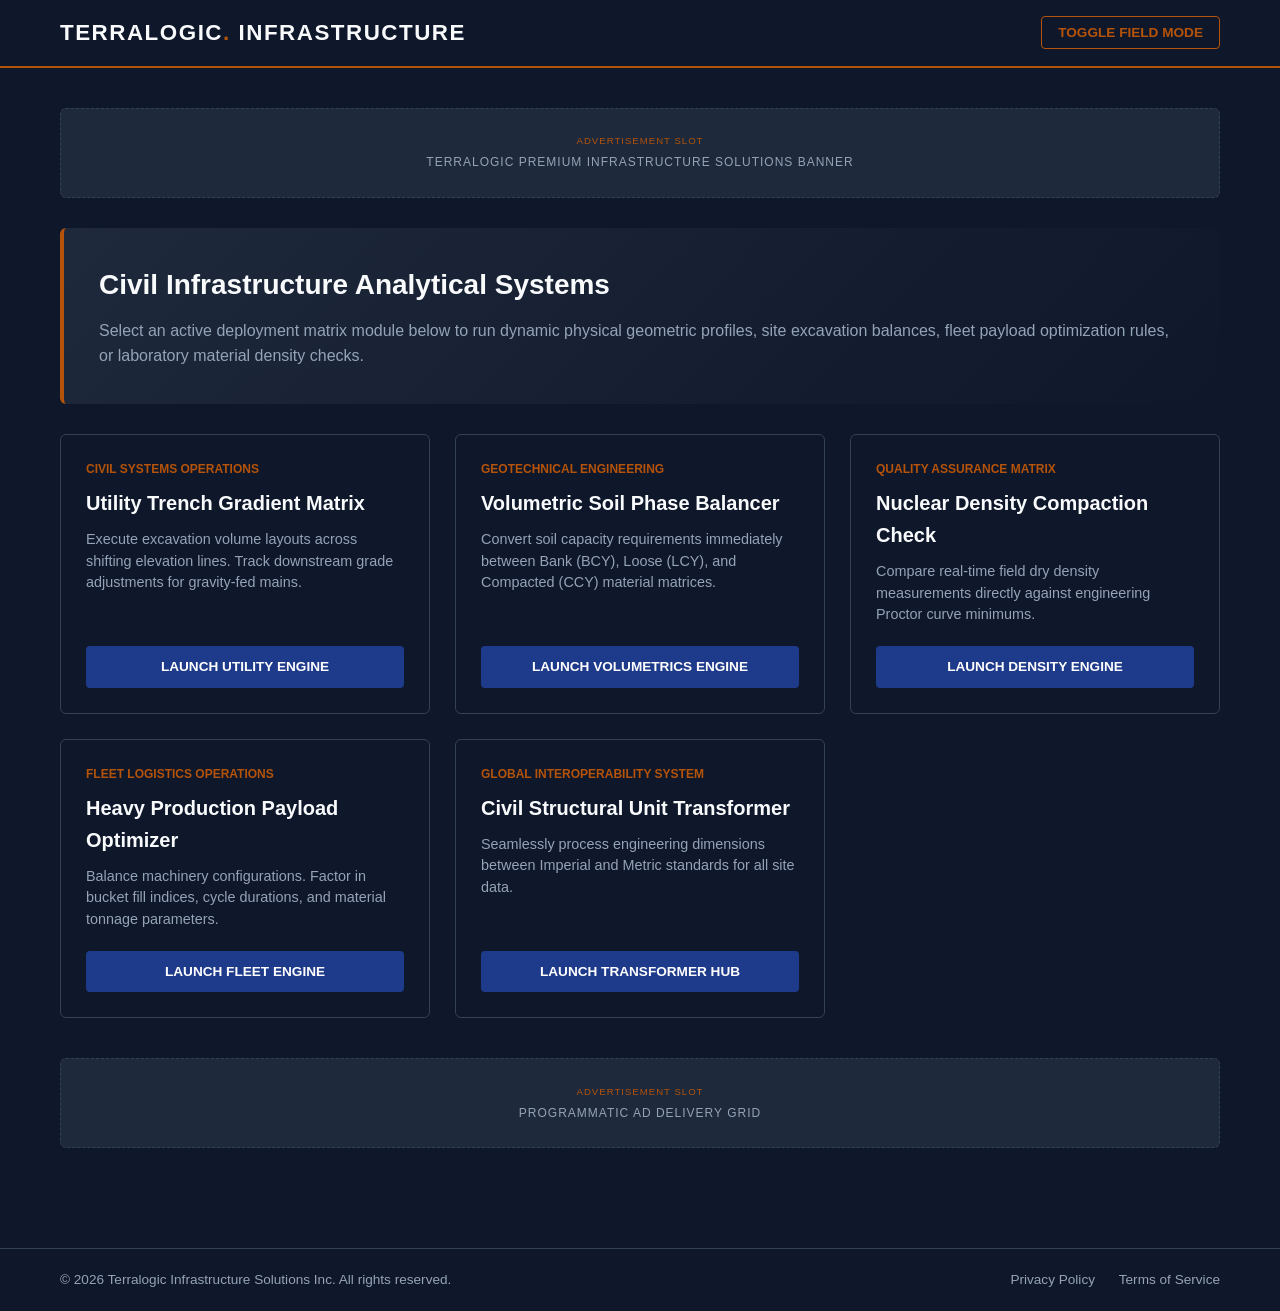
<file: index.html>
<!DOCTYPE html>
<html lang="en">
<head>
    <meta charset="UTF-8">
    <meta name="viewport" content="width=device-width, initial-scale=1.0">
    <title>Terralogic Infrastructure Solutions | Global Field Dashboard</title>
    <meta name="description" content="Central execution control deck for heavy civil field operations, earthwork volumetrics, and linear site utility structural calculations.">
    <link rel="stylesheet" href="css/style.css?v=1.0.1">
</head>
<body>

    <nav class="corp-navbar">
        <div class="corp-nav-container">
            <a href="index.html" class="corp-brand">Terralogic<span>.</span> Infrastructure</a>
            <div class="nav-actions">
                <button class="field-mode-toggle" onclick="toggleFieldMode()">Toggle Field Mode</button>
            </div>
        </div>
    </nav>

    <div class="container">
        <div class="ad-container">
            <span class="ad-label">Advertisement Slot</span>
            <span>Terralogic Premium Infrastructure Solutions Banner</span>
        </div>

        <div class="dashboard-header">
            <h1 style="margin: 0 0 10px 0; color: #f8fafc; font-size: 1.75rem;">Civil Infrastructure Analytical Systems</h1>
            <p style="margin: 0; color: #94a3b8; font-size: 1rem; line-height: 1.6;">Select an active deployment matrix module below to run dynamic physical geometric profiles, site excavation balances, fleet payload optimization rules, or laboratory material density checks.</p>
        </div>

        <div class="dashboard-grid">
            <div class="tool-card">
                <div>
                    <div style="color: var(--corp-gold); font-size: 0.75rem; font-weight: 700; text-transform: uppercase; margin-bottom: 8px;">Civil Systems Operations</div>
                    <h3>Utility Trench Gradient Matrix</h3>
                    <p>Execute excavation volume layouts across shifting elevation lines. Track downstream grade adjustments for gravity-fed mains.</p>
                </div>
                <a href="articles/utilities.html" class="btn-launch">Launch Utility Engine</a>
            </div>

            <div class="tool-card">
                <div>
                    <div style="color: var(--corp-gold); font-size: 0.75rem; font-weight: 700; text-transform: uppercase; margin-bottom: 8px;">Geotechnical Engineering</div>
                    <h3>Volumetric Soil Phase Balancer</h3>
                    <p>Convert soil capacity requirements immediately between Bank (BCY), Loose (LCY), and Compacted (CCY) material matrices.</p>
                </div>
                <a href="articles/soil-swell.html" class="btn-launch">Launch Volumetrics Engine</a>
            </div>

            <div class="tool-card">
                <div>
                    <div style="color: var(--corp-gold); font-size: 0.75rem; font-weight: 700; text-transform: uppercase; margin-bottom: 8px;">Quality Assurance Matrix</div>
                    <h3>Nuclear Density Compaction Check</h3>
                    <p>Compare real-time field dry density measurements directly against engineering Proctor curve minimums.</p>
                </div>
                <a href="articles/density.html" class="btn-launch">Launch Density Engine</a>
            </div>

            <div class="tool-card">
                <div>
                    <div style="color: var(--corp-gold); font-size: 0.75rem; font-weight: 700; text-transform: uppercase; margin-bottom: 8px;">Fleet Logistics Operations</div>
                    <h3>Heavy Production Payload Optimizer</h3>
                    <p>Balance machinery configurations. Factor in bucket fill indices, cycle durations, and material tonnage parameters.</p>
                </div>
                <a href="articles/operations.html" class="btn-launch">Launch Fleet Engine</a>
            </div>

            <div class="tool-card">
                <div>
                    <div style="color: var(--corp-gold); font-size: 0.75rem; font-weight: 700; text-transform: uppercase; margin-bottom: 8px;">Global Interoperability System</div>
                    <h3>Civil Structural Unit Transformer</h3>
                    <p>Seamlessly process engineering dimensions between Imperial and Metric standards for all site data.</p>
                </div>
                <a href="articles/converter.html" class="btn-launch">Launch Transformer Hub</a>
            </div>
        </div>

        <div class="ad-container">
            <span class="ad-label">Advertisement Slot</span>
            <span>Programmatic Ad Delivery Grid</span>
        </div>
    </div>

    <footer>
        <div class="footer-container">
            <p>&copy; 2026 Terralogic Infrastructure Solutions Inc. All rights reserved.</p>
            <div class="footer-links">
                <a href="legal/privacy.html">Privacy Policy</a>
                <a href="legal/terms.html">Terms of Service</a>
            </div>
        </div>
    </footer>

    <script src="js/main.js?v=1.0.1"></script>
</body>
</html>
</file>
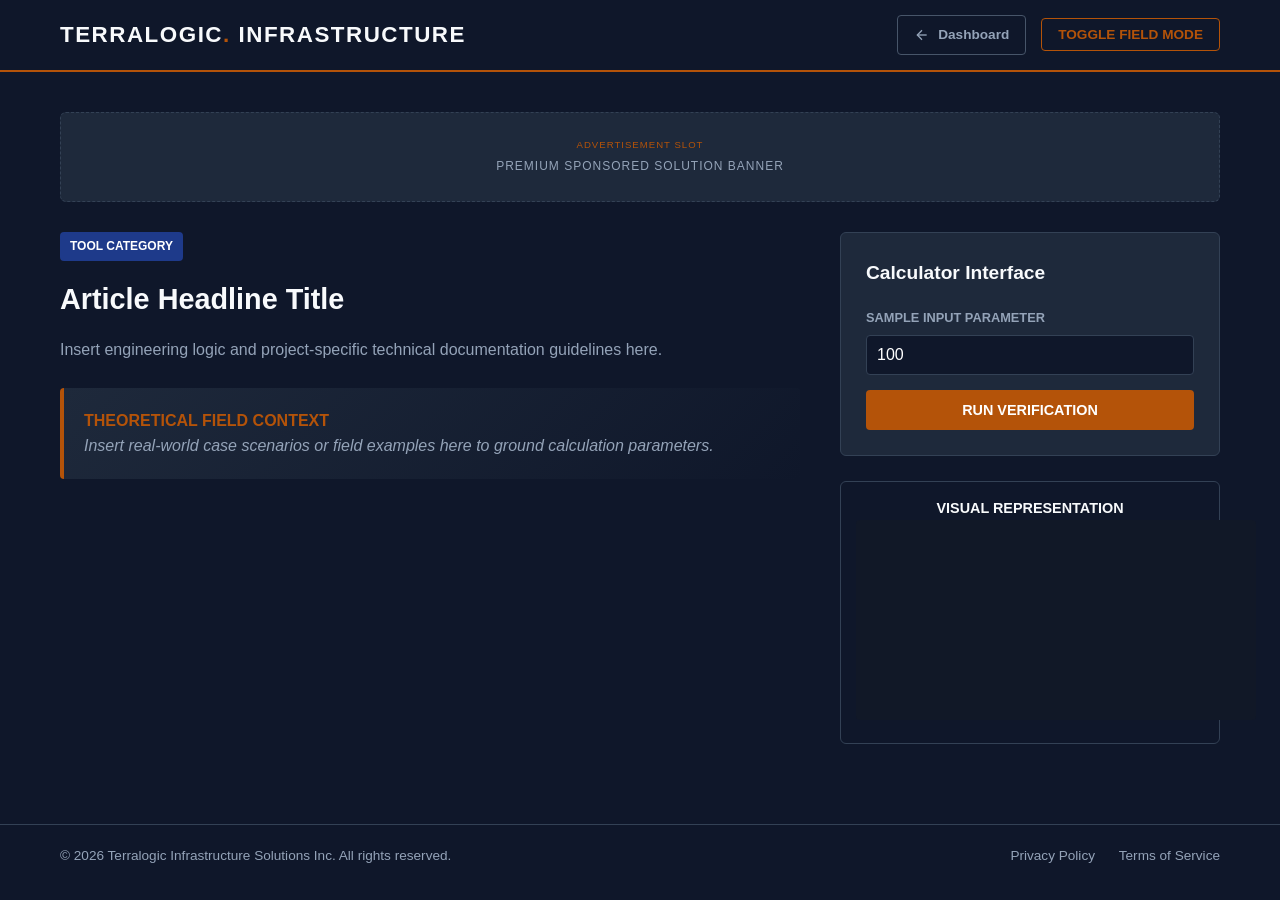
<file: article-template.html>
<!DOCTYPE html>
<html lang="en">
<head>
    <meta charset="UTF-8">
    <meta name="viewport" content="width=device-width, initial-scale=1.0">
    <title>New Tool Name | Terralogic Infrastructure Solutions</title>
    <link rel="stylesheet" href="css/style.css?v=1.0.1">
</head>
<body>

    <nav class="corp-navbar">
        <div class="corp-nav-container">
            <a href="index.html" class="corp-brand">Terralogic<span>.</span> Infrastructure</a>
            <div class="nav-actions">
                <a href="index.html" class="btn-back-home">
                    <svg width="16" height="16" viewBox="0 0 24 24" fill="none" stroke="currentColor" stroke-width="2"><line x1="19" y1="12" x2="5" y2="12"></line><polyline points="12 19 5 12 12 5"></polyline></svg>
                    Dashboard
                </a>
                <button class="field-mode-toggle" onclick="toggleFieldMode()">Toggle Field Mode</button>
            </div>
        </div>
    </nav>

    <div class="container">
        <div class="ad-container">
            <span class="ad-label">Advertisement Slot</span>
            <span>Premium Sponsored Solution Banner</span>
        </div>

        <div class="article-layout">
            <div class="article-body">
                <div class="badge">Tool Category</div>
                <h2>Article Headline Title</h2>
                <p>Insert engineering logic and project-specific technical documentation guidelines here.</p>
                
                <div class="case-study-box">
                    <h4 style="color: var(--corp-gold); margin-top: 0; text-transform: uppercase;">Theoretical Field Context</h4>
                    <p style="margin-bottom: 0; font-style: italic;">Insert real-world case scenarios or field examples here to ground calculation parameters.</p>
                </div>
            </div>

            <div>
                <div class="calc-box">
                    <h3>Calculator Interface</h3>
                    <div class="calc-group">
                        <label>Sample Input Parameter</label>
                        <input type="number" id="sample-input" value="100" inputmode="numeric">
                    </div>
                    <button class="calc-btn" onclick="runCalculation()">Run Verification</button>
                    <div id="output" class="calc-result" style="display:none;"></div>
                </div>

                <div class="chart-panel">
                    <h4 style="color: #f8fafc; margin-top: 0; font-size: 0.9rem; text-transform: uppercase;">Visual Representation</h4>
                    <canvas id="sampleCanvas" width="400" height="200" style="background-color: #111827; border-radius: 4px;"></canvas>
                </div>
            </div>
        </div>
    </div>

    <footer>
        <div class="footer-container">
            <p>&copy; 2026 Terralogic Infrastructure Solutions Inc. All rights reserved.</p>
            <div class="footer-links">
                <a href="legal/privacy.html">Privacy Policy</a>
                <a href="legal/terms.html">Terms of Service</a>
            </div>
        </div>
    </footer>

    <script src="js/main.js?v=1.0.1"></script>
</body>
</html>
</file>
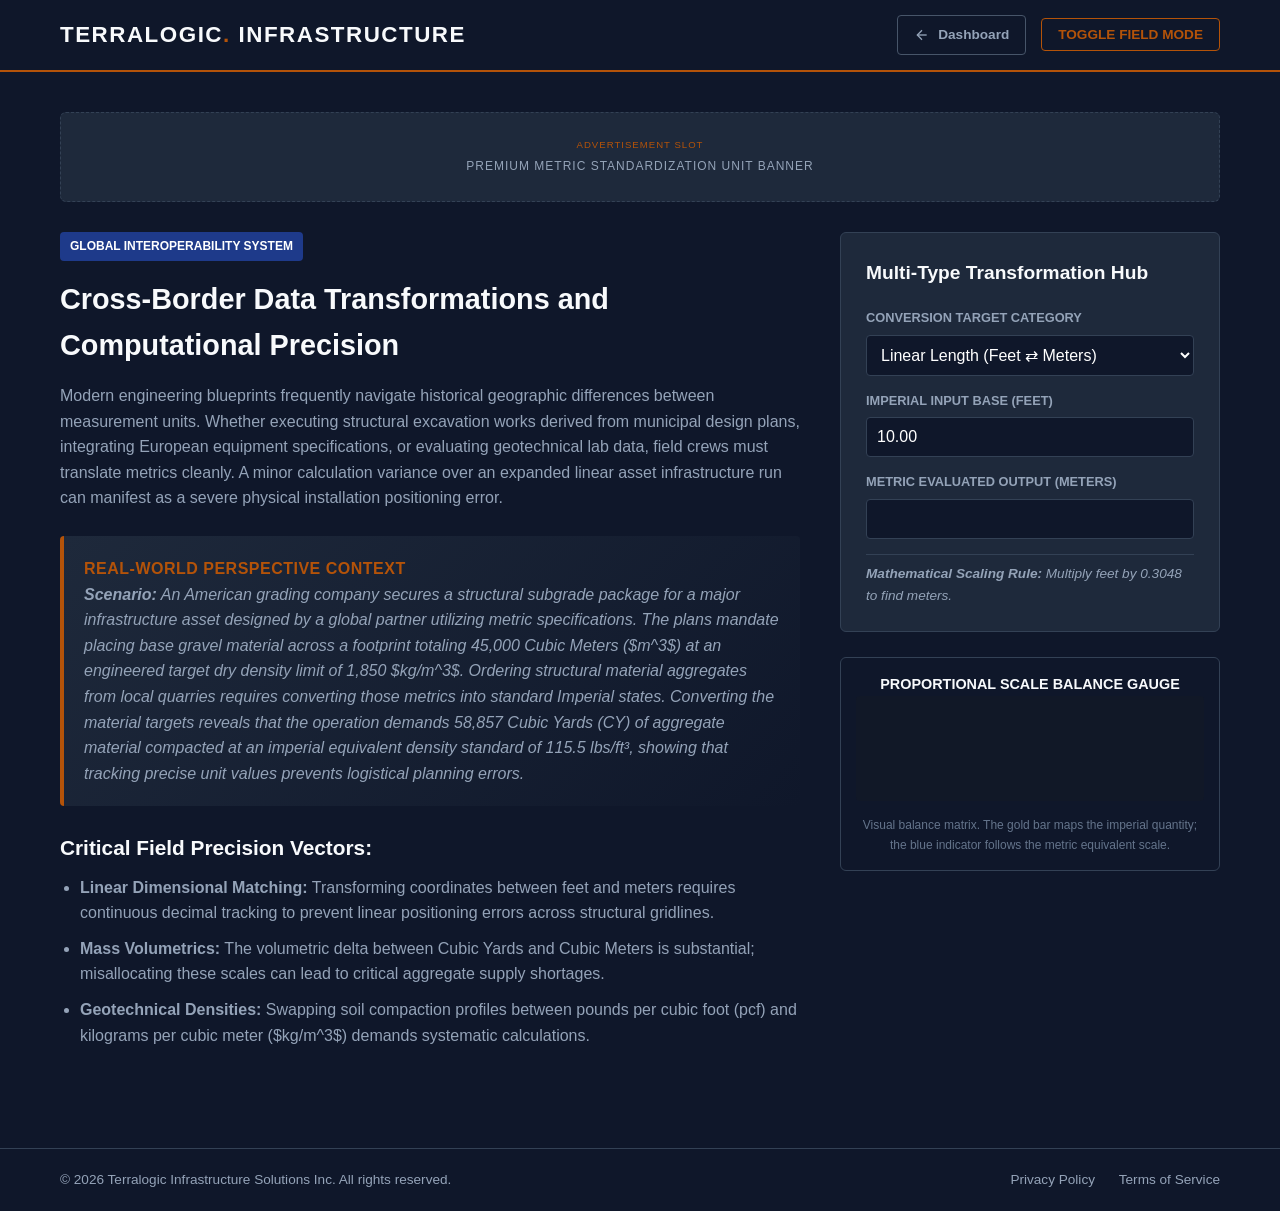
<file: articles/converter.html>
<!DOCTYPE html>
<html lang="en">
<head>
    <meta charset="UTF-8">
    <meta name="viewport" content="width=device-width, initial-scale=1.0">
    <title>Civil Engineering Unit Converter Engine | Terralogic Infrastructure Solutions</title>
    <meta name="description" content="Convert heavy civil architectural values instantly. Transform lengths, volumes, and material density matrices between Imperial and Metric engineering metrics.">
    <link rel="stylesheet" href="../css/style.css?v=1.0.1">
</head>
<body>

    <nav class="corp-navbar">
        <div class="corp-nav-container">
            <a href="../index.html" class="corp-brand">Terralogic<span>.</span> Infrastructure</a>
            <div class="nav-actions">
                <a href="../index.html" class="btn-back-home">
                    <svg width="16" height="16" viewBox="0 0 24 24" fill="none" stroke="currentColor" stroke-width="2"><line x1="19" y1="12" x2="5" y2="12"></line><polyline points="12 19 5 12 12 5"></polyline></svg>
                    Dashboard
                </a>
                <button class="field-mode-toggle" onclick="toggleFieldMode()">Toggle Field Mode</button>
            </div>
        </div>
    </nav>

    <div class="container">
        <div class="ad-space ad-container">
            <span class="ad-label">Advertisement Slot</span>
            <span>Premium Metric Standardization Unit Banner</span>
        </div>

        <div class="article-layout">
            <div class="article-body">
                <div class="badge" style="background-color: var(--corp-blue);">Global Interoperability System</div>
                <h2>Cross-Border Data Transformations and Computational Precision</h2>
                <p>Modern engineering blueprints frequently navigate historical geographic differences between measurement units. Whether executing structural excavation works derived from municipal design plans, integrating European equipment specifications, or evaluating geotechnical lab data, field crews must translate metrics cleanly. A minor calculation variance over an expanded linear asset infrastructure run can manifest as a severe physical installation positioning error.</p>
                
                <div class="case-study-box">
                    <h4 style="color: var(--corp-gold); margin-top: 0; text-transform: uppercase; letter-spacing: 0.5px;">Real-World Perspective Context</h4>
                    <p style="margin-bottom: 0; font-style: italic;"><strong>Scenario:</strong> An American grading company secures a structural subgrade package for a major infrastructure asset designed by a global partner utilizing metric specifications. The plans mandate placing base gravel material across a footprint totaling 45,000 Cubic Meters ($m^3$) at an engineered target dry density limit of 1,850 $kg/m^3$. Ordering structural material aggregates from local quarries requires converting those metrics into standard Imperial states. Converting the material targets reveals that the operation demands 58,857 Cubic Yards (CY) of aggregate material compacted at an imperial equivalent density standard of 115.5 lbs/ft³, showing that tracking precise unit values prevents logistical planning errors.</p>
                </div>

                <h3>Critical Field Precision Vectors:</h3>
                <ul>
                    <li><strong>Linear Dimensional Matching:</strong> Transforming coordinates between feet and meters requires continuous decimal tracking to prevent linear positioning errors across structural gridlines.</li>
                    <li><strong>Mass Volumetrics:</strong> The volumetric delta between Cubic Yards and Cubic Meters is substantial; misallocating these scales can lead to critical aggregate supply shortages.</li>
                    <li><strong>Geotechnical Densities:</strong> Swapping soil compaction profiles between pounds per cubic foot (pcf) and kilograms per cubic meter ($kg/m^3$) demands systematic calculations.</li>
                </ul>
            </div>

            <div>
                <div class="calc-box">
                    <h3>Multi-Type Transformation Hub</h3>
                    <div class="calc-group">
                        <label>Conversion Target Category</label>
                        <select id="conv-type" onchange="updateLabels()">
                            <option value="length">Linear Length (Feet ⇄ Meters)</option>
                            <option value="volume">Mass Volume (Cubic Yards ⇄ Cubic Meters)</option>
                            <option value="density">Geotechnical Density (lbs/ft³ ⇄ kg/m³)</option>
                        </select>
                    </div>
                    <div class="calc-group">
                        <label id="input-label">Imperial Input Base (Feet)</label>
                        <input type="number" id="input-val" value="10.00" step="0.01" inputmode="decimal" oninput="runConversion()">
                    </div>
                    <div class="calc-group">
                        <label id="output-label">Metric Evaluated Output (Meters)</label>
                        <input type="number" id="output-val" readonly style="background-color: var(--bg-dark); color: var(--text-muted);">
                    </div>
                    <div class="step-explanation" id="conv-exp" style="margin-top:15px; font-size:0.85rem;">
                        <strong>Mathematical Scaling Rule:</strong> Multiply feet by 0.3048 to find meters.
                    </div>
                </div>

                <div class="chart-panel">
                    <h4 style="color: #f8fafc; margin-top: 0; font-size: 0.9rem; text-transform: uppercase;">Proportional Scale Balance Gauge</h4>
                    <canvas id="convCanvas" width="400" height="120" style="background-color: #111827; border-radius: 4px; width: 100%;"></canvas>
                    <p style="font-size: 0.75rem; color: #64748b; margin-top: 8px; margin-bottom: 0;">Visual balance matrix. The gold bar maps the imperial quantity; the blue indicator follows the metric equivalent scale.</p>
                </div>
            </div>
        </div>
    </div>

    <footer>
        <div class="footer-container">
            <p>&copy; 2026 Terralogic Infrastructure Solutions Inc. All rights reserved.</p>
            <div class="footer-links">
                <a href="../legal/privacy.html">Privacy Policy</a>
                <a href="../legal/terms.html">Terms of Service</a>
            </div>
        </div>
    </footer>

    <script src="../js/main.js?v=1.0.1"></script>
    <script>
        function updateLabels() {
            const type = document.getElementById('conv-type').value;
            const inputLabel = document.getElementById('input-label');
            const outputLabel = document.getElementById('output-label');
            const exp = document.getElementById('conv-exp');
            const inputVal = document.getElementById('input-val');

            if (type === 'length') {
                inputLabel.innerText = "Imperial Input Base (Feet)";
                outputLabel.innerText = "Metric Evaluated Output (Meters)";
                exp.innerHTML = "<strong>Mathematical Scaling Rule:</strong> Multiply linear feet by 0.3048 to determine the exact metric meter value.";
                inputVal.value = "50";
            } else if (type === 'volume') {
                inputLabel.innerText = "Imperial Input Base (Cubic Yards)";
                outputLabel.innerText = "Metric Evaluated Output (Cubic Meters)";
                exp.innerHTML = "<strong>Mathematical Scaling Rule:</strong> Multiply standard cubic yards by 0.764555 to resolve the cubic meter equivalent footprint.";
                inputVal.value = "100";
            } else if (type === 'density') {
                inputLabel.innerText = "Imperial Input Base (lbs/ft³ - pcf)";
                outputLabel.innerText = "Metric Evaluated Output (kg/m³)";
                exp.innerHTML = "<strong>Mathematical Scaling Rule:</strong> Multiply pounds per cubic foot by 16.018463 to settle the metric kilograms per cubic meter standard.";
                inputVal.value = "115";
            }
            runConversion();
        }

        function runConversion() {
            const type = document.getElementById('conv-type').value;
            const input = parseFloat(document.getElementById('input-val').value);
            const outField = document.getElementById('output-val');

            if (isNaN(input) || input < 0) {
                outField.value = "";
                return;
            }

            let result = 0;
            if (type === 'length') {
                result = input * 0.3048;
            } else if (type === 'volume') {
                result = input * 0.764555;
            } else if (type === 'density') {
                result = input * 16.018463;
            }

            outField.value = result.toFixed(3);
            drawConversionGauge(input, result, type);
        }

        function drawConversionGauge(imp, met, type) {
            const canvas = document.getElementById('convCanvas');
            if(!canvas) return;
            const ctx = canvas.getContext('2d');
            ctx.clearRect(0, 0, canvas.width, canvas.height);
            
            const padLeft = 30;
            const padRight = 30;
            const w = canvas.width - (padLeft + padRight);

            let maxLimit = 100;
            if (type === 'volume') maxLimit = 250;
            if (type === 'density') maxLimit = 200;

            const impWidth = Math.min((imp / maxLimit) * w, w);
            const metWidth = Math.min((met / (maxLimit * (type === 'density' ? 16.01 : 0.76))) * w, w);

            ctx.fillStyle = '#b45309';
            ctx.fillRect(padLeft, 30, impWidth, 20);
            
            ctx.fillStyle = '#1e3a8a';
            ctx.fillRect(padLeft, 70, metWidth, 20);

            ctx.fillStyle = '#f8fafc';
            ctx.font = 'bold 10px sans-serif';
            ctx.textAlign = 'left';
            ctx.fillText(`Imperial: ${imp.toFixed(1)}`, padLeft, 25);
            ctx.fillText(`Metric Equivalent: ${met.toFixed(1)}`, padLeft, 65);
        }
    </script>
</body>
</html>
</file>
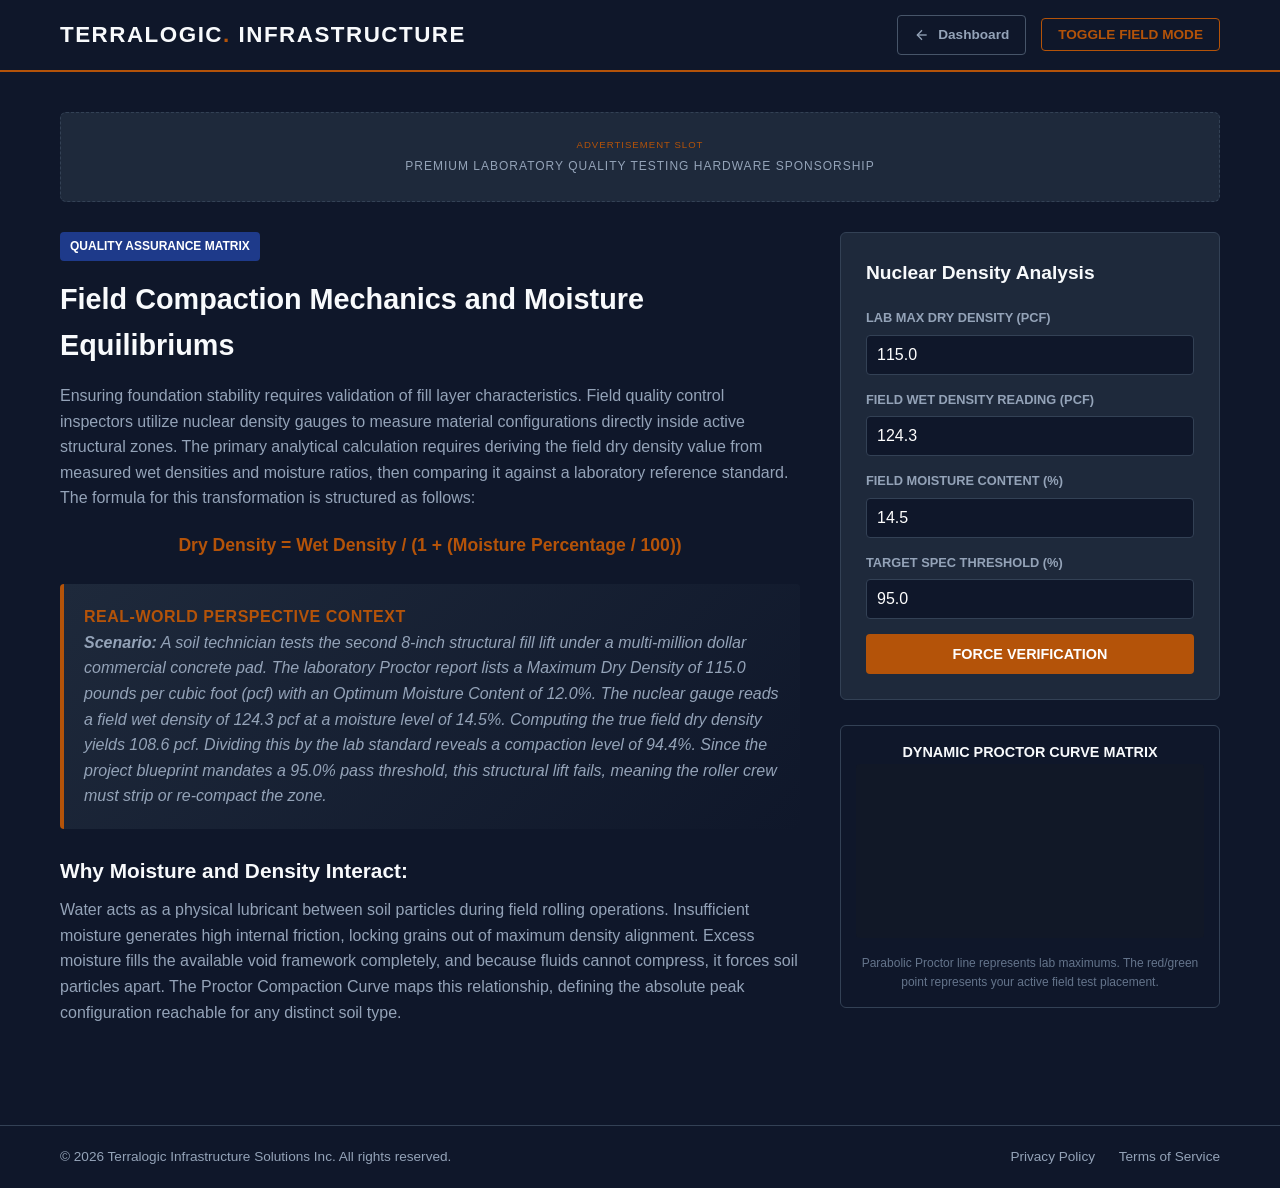
<file: articles/density.html>
<!DOCTYPE html>
<html lang="en">
<head>
    <meta charset="UTF-8">
    <meta name="viewport" content="width=device-width, initial-scale=1.0">
    <title>Nuclear Density & Proctor Compaction Pass Engine | Terralogic Infrastructure Solutions</title>
    <meta name="description" content="Verify field dry soil densities against laboratory Proctor curve limitations. Real-time structural compaction pass/fail analysis.">
    <link rel="stylesheet" href="../css/style.css?v=1.0.1">
</head>
<body>

    <nav class="corp-navbar">
        <div class="corp-nav-container">
            <a href="../index.html" class="corp-brand">Terralogic<span>.</span> Infrastructure</a>
            <div class="nav-actions">
                <a href="../index.html" class="btn-back-home">
                    <svg width="16" height="16" viewBox="0 0 24 24" fill="none" stroke="currentColor" stroke-width="2"><line x1="19" y1="12" x2="5" y2="12"></line><polyline points="12 19 5 12 12 5"></polyline></svg>
                    Dashboard
                </a>
                <button class="field-mode-toggle" onclick="toggleFieldMode()">Toggle Field Mode</button>
            </div>
        </div>
    </nav>

    <div class="container">
        <div class="ad-space ad-container">
            <span class="ad-label">Advertisement Slot</span>
            <span>Premium Laboratory Quality Testing Hardware Sponsorship</span>
        </div>

        <div class="article-layout">
            <div class="article-body">
                <div class="badge" style="background-color: var(--corp-blue);">Quality Assurance Matrix</div>
                <h2>Field Compaction Mechanics and Moisture Equilibriums</h2>
                <p>Ensuring foundation stability requires validation of fill layer characteristics. Field quality control inspectors utilize nuclear density gauges to measure material configurations directly inside active structural zones. The primary analytical calculation requires deriving the field dry density value from measured wet densities and moisture ratios, then comparing it against a laboratory reference standard. The formula for this transformation is structured as follows:</p>
                
                <p style="text-align: center; font-size: 1.1rem; color: var(--corp-gold); font-weight: bold; margin: 15px 0;">Dry Density = Wet Density / (1 + (Moisture Percentage / 100))</p>

                <div class="case-study-box">
                    <h4 style="color: var(--corp-gold); margin-top: 0; text-transform: uppercase; letter-spacing: 0.5px;">Real-World Perspective Context</h4>
                    <p style="margin-bottom: 0; font-style: italic;"><strong>Scenario:</strong> A soil technician tests the second 8-inch structural fill lift under a multi-million dollar commercial concrete pad. The laboratory Proctor report lists a Maximum Dry Density of 115.0 pounds per cubic foot (pcf) with an Optimum Moisture Content of 12.0%. The nuclear gauge reads a field wet density of 124.3 pcf at a moisture level of 14.5%. Computing the true field dry density yields 108.6 pcf. Dividing this by the lab standard reveals a compaction level of 94.4%. Since the project blueprint mandates a 95.0% pass threshold, this structural lift fails, meaning the roller crew must strip or re-compact the zone.</p>
                </div>

                <h3>Why Moisture and Density Interact:</h3>
                <p>Water acts as a physical lubricant between soil particles during field rolling operations. Insufficient moisture generates high internal friction, locking grains out of maximum density alignment. Excess moisture fills the available void framework completely, and because fluids cannot compress, it forces soil particles apart. The Proctor Compaction Curve maps this relationship, defining the absolute peak configuration reachable for any distinct soil type.</p>
            </div>

            <div>
                <div class="calc-box">
                    <h3>Nuclear Density Analysis</h3>
                    <div class="calc-group">
                        <label>Lab Max Dry Density (pcf)</label>
                        <input type="number" id="max-dry" value="115.0" step="0.1" inputmode="decimal" oninput="calcDensity()">
                    </div>
                    <div class="calc-group">
                        <label>Field Wet Density Reading (pcf)</label>
                        <input type="number" id="wet-den" value="124.3" step="0.1" inputmode="decimal" oninput="calcDensity()">
                    </div>
                    <div class="calc-group">
                        <label>Field Moisture Content (%)</label>
                        <input type="number" id="moist-pct" value="14.5" step="0.1" inputmode="decimal" oninput="calcDensity()">
                    </div>
                    <div class="calc-group">
                        <label>Target Spec Threshold (%)</label>
                        <input type="number" id="target-spec" value="95.0" step="0.5" inputmode="decimal" oninput="calcDensity()">
                    </div>
                    <button class="calc-btn" onclick="calcDensity()">Force Verification</button>
                    <div id="output" class="calc-result" style="display:none;"></div>
                </div>

                <div class="chart-panel">
                    <h4 style="color: #f8fafc; margin-top: 0; font-size: 0.9rem; text-transform: uppercase;">Dynamic Proctor Curve Matrix</h4>
                    <canvas id="proctorCanvas" width="400" height="200" style="background-color: #111827; border-radius: 4px; width: 100%;"></canvas>
                    <p style="font-size: 0.75rem; color: #64748b; margin-top: 8px; margin-bottom: 0;">Parabolic Proctor line represents lab maximums. The red/green point represents your active field test placement.</p>
                </div>
            </div>
        </div>
    </div>

    <footer>
        <div class="footer-container">
            <p>&copy; 2026 Terralogic Infrastructure Solutions Inc. All rights reserved.</p>
            <div class="footer-links">
                <a href="../legal/privacy.html">Privacy Policy</a>
                <a href="../legal/terms.html">Terms of Service</a>
            </div>
        </div>
    </footer>

    <script src="../js/main.js?v=1.0.1"></script>
    <script>
        function calcDensity() {
            const maxDry = parseFloat(document.getElementById('max-dry').value);
            const wet = parseFloat(document.getElementById('wet-den').value);
            const moisture = parseFloat(document.getElementById('moist-pct').value);
            const targetSpec = parseFloat(document.getElementById('target-spec').value);

            if(isNaN(maxDry) || isNaN(wet) || isNaN(moisture) || isNaN(targetSpec)) return;

            const fieldDry = wet / (1 + (moisture / 100));
            const compaction = (fieldDry / maxDry) * 100;
            const passes = compaction >= targetSpec;

            const out = document.getElementById('output');
            out.style.display = "block";
            out.innerHTML = `
                <strong>Calculated Field Dry Density:</strong> ${fieldDry.toFixed(1)} pcf<br>
                <strong>Current Compaction State:</strong> ${compaction.toFixed(1)}%<br>
                <strong>Engineered Specification Status:</strong> 
                <span style="color:${passes ? '#10b981' : '#ef4444'}; font-weight:bold;">
                    ${passes ? 'PASSED FIELD SPECIFICATION' : 'FAILED PERFORMANCE SPECIFICATION'}
                </span>
                <div class="step-explanation">
                    <strong>Analytical Breakdown:</strong> By parsing out the ${moisture}% moisture volume, the calculator converts the wet weight into a dry density baseline of ${fieldDry.toFixed(1)} pcf. This value reaches ${compaction.toFixed(1)}% of the laboratory max limit, indicating whether this structural layer can accept building loads based on your ${targetSpec}% threshold.
                </div>
            `;
            drawProctorCurve(maxDry, moisture, fieldDry, passes);
        }

        function drawProctorCurve(maxDry, currentMoisture, fieldDry, passes) {
            const canvas = document.getElementById('proctorCanvas');
            if(!canvas) return;
            const ctx = canvas.getContext('2d');
            ctx.clearRect(0, 0, canvas.width, canvas.height);
            
            const padLeft = 40;
            const padBottom = 30;
            const w = canvas.width - padLeft - 20;
            const h = canvas.height - padBottom - 20;

            ctx.strokeStyle = '#38bdf8';
            ctx.lineWidth = 3;
            ctx.beginPath();
            for (let xPixel = 0; xPixel <= w; xPixel++) {
                const pct = xPixel / w;
                const factor = -4 * Math.pow((pct - 0.5), 2) + 1;
                const currentY = (canvas.height - padBottom) - (factor * h * 0.8) - 10;
                if (xPixel === 0) ctx.moveTo(padLeft + xPixel, currentY);
                else ctx.lineTo(padLeft + xPixel, currentY);
            }
            ctx.stroke();

            const mappedX = padLeft + (Math.min(currentMoisture, 24.0) / 24.0) * w;
            const maxGraphDensity = maxDry * 1.2;
            const mappedY = (canvas.height - padBottom) - (fieldDry / maxGraphDensity) * h;

            ctx.fillStyle = passes ? '#10b981' : '#ef4444';
            ctx.beginPath();
            ctx.arc(mappedX, mappedY, 6, 0, 2 * Math.PI);
            ctx.fill();
            ctx.strokeStyle = '#ffffff';
            ctx.lineWidth = 1.5;
            ctx.stroke();

            ctx.beginPath();
            ctx.moveTo(padLeft, 10);
            ctx.lineTo(padLeft, canvas.height - padBottom);
            ctx.lineTo(canvas.width - 20, canvas.height - padBottom);
            ctx.strokeStyle = '#475569';
            ctx.lineWidth = 1.5;
            ctx.stroke();
            
            ctx.fillStyle = '#64748b';
            ctx.font = '9px sans-serif';
            ctx.fillText("Density ➔", padLeft + 5, 20);
            ctx.fillText("Moisture Content % ➔", w - 50, canvas.height - padBottom + 18);
        }
    </script>
</body>
</html>
</file>
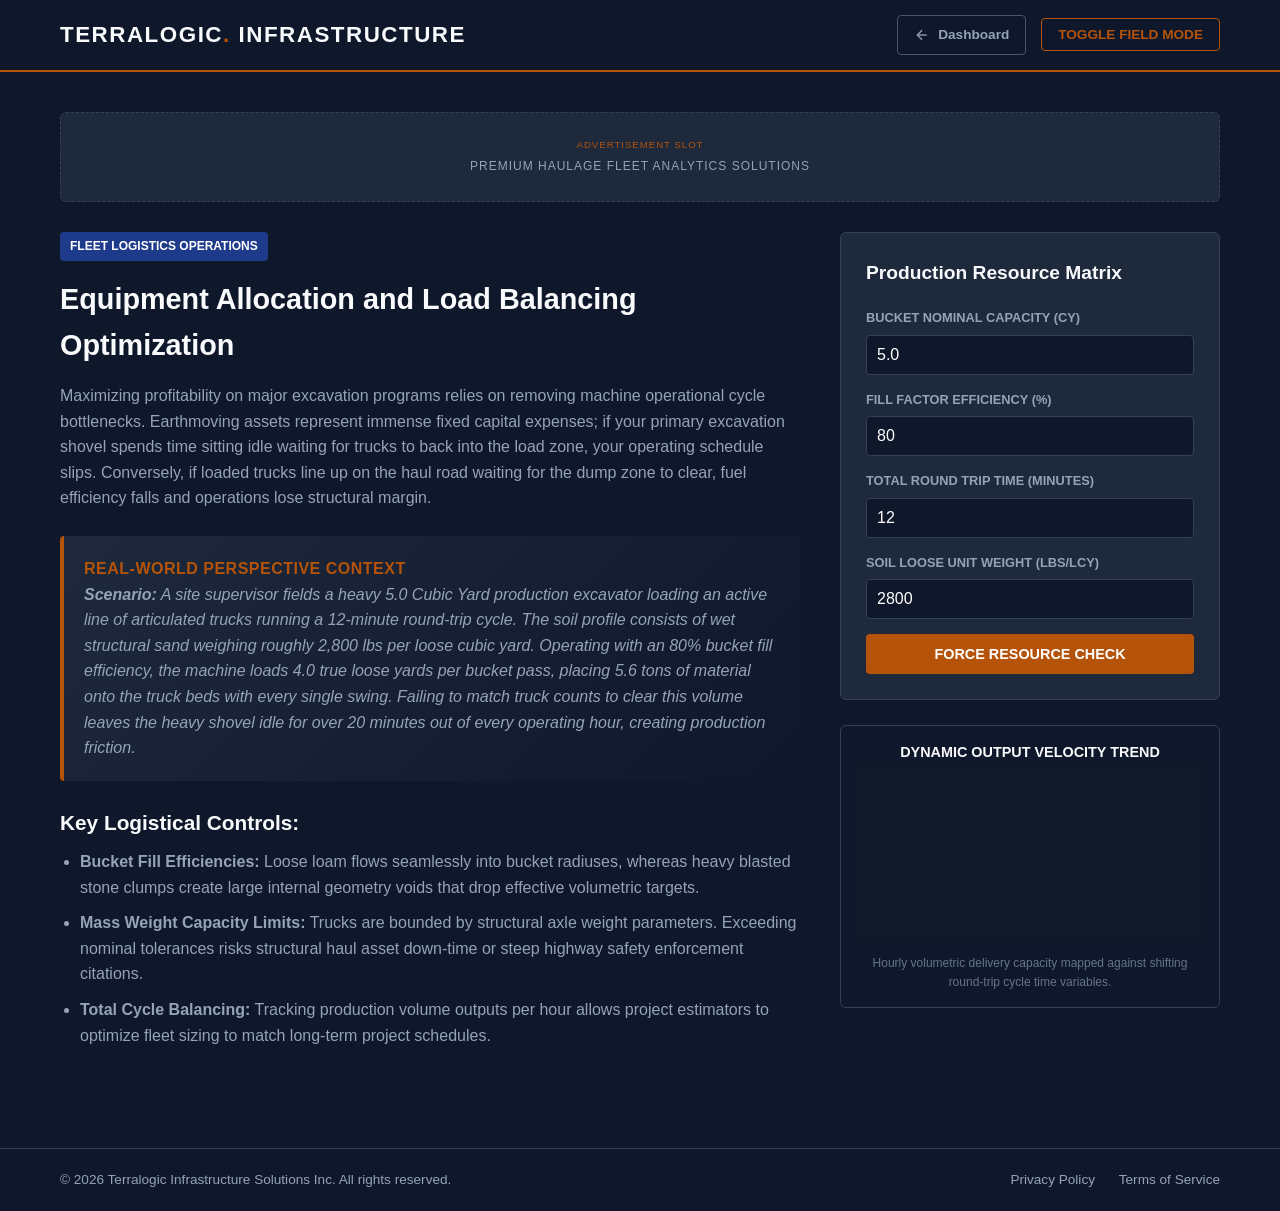
<file: articles/operations.html>
<!DOCTYPE html>
<html lang="en">
<head>
    <meta charset="UTF-8">
    <meta name="viewport" content="width=device-width, initial-scale=1.0">
    <title>Heavy Fleet Production Logistics & Payload Optimizer | Terralogic Infrastructure Solutions</title>
    <meta name="description" content="Optimize heavy equipment haul cycle production matrices. Calculate bucket fill factors, round trip times, and payload weight balances to guard mass earthwork profits.">
    <link rel="stylesheet" href="../css/style.css?v=1.0.1">
</head>
<body>

    <nav class="corp-navbar">
        <div class="corp-nav-container">
            <a href="../index.html" class="corp-brand">Terralogic<span>.</span> Infrastructure</a>
            <div class="nav-actions">
                <a href="../index.html" class="btn-back-home">
                    <svg width="16" height="16" viewBox="0 0 24 24" fill="none" stroke="currentColor" stroke-width="2"><line x1="19" y1="12" x2="5" y2="12"></line><polyline points="12 19 5 12 12 5"></polyline></svg>
                    Dashboard
                </a>
                <button class="field-mode-toggle" onclick="toggleFieldMode()">Toggle Field Mode</button>
            </div>
        </div>
    </nav>

    <div class="container">
        <div class="ad-space ad-container">
            <span class="ad-label">Advertisement Slot</span>
            <span>Premium Haulage Fleet Analytics Solutions</span>
        </div>

        <div class="article-layout">
            <div class="article-body">
                <div class="badge" style="background-color: var(--corp-blue);">Fleet Logistics Operations</div>
                <h2>Equipment Allocation and Load Balancing Optimization</h2>
                <p>Maximizing profitability on major excavation programs relies on removing machine operational cycle bottlenecks. Earthmoving assets represent immense fixed capital expenses; if your primary excavation shovel spends time sitting idle waiting for trucks to back into the load zone, your operating schedule slips. Conversely, if loaded trucks line up on the haul road waiting for the dump zone to clear, fuel efficiency falls and operations lose structural margin.</p>
                
                <div class="case-study-box">
                    <h4 style="color: var(--corp-gold); margin-top: 0; text-transform: uppercase; letter-spacing: 0.5px;">Real-World Perspective Context</h4>
                    <p style="margin-bottom: 0; font-style: italic;"><strong>Scenario:</strong> A site supervisor fields a heavy 5.0 Cubic Yard production excavator loading an active line of articulated trucks running a 12-minute round-trip cycle. The soil profile consists of wet structural sand weighing roughly 2,800 lbs per loose cubic yard. Operating with an 80% bucket fill efficiency, the machine loads 4.0 true loose yards per bucket pass, placing 5.6 tons of material onto the truck beds with every single swing. Failing to match truck counts to clear this volume leaves the heavy shovel idle for over 20 minutes out of every operating hour, creating production friction.</p>
                </div>

                <h3>Key Logistical Controls:</h3>
                <ul>
                    <li><strong>Bucket Fill Efficiencies:</strong> Loose loam flows seamlessly into bucket radiuses, whereas heavy blasted stone clumps create large internal geometry voids that drop effective volumetric targets.</li>
                    <li><strong>Mass Weight Capacity Limits:</strong> Trucks are bounded by structural axle weight parameters. Exceeding nominal tolerances risks structural haul asset down-time or steep highway safety enforcement citations.</li>
                    <li><strong>Total Cycle Balancing:</strong> Tracking production volume outputs per hour allows project estimators to optimize fleet sizing to match long-term project schedules.</li>
                </ul>
            </div>

            <div>
                <div class="calc-box">
                    <h3>Production Resource Matrix</h3>
                    <div class="calc-group">
                        <label>Bucket Nominal Capacity (CY)</label>
                        <input type="number" id="b-size" value="5.0" step="0.1" inputmode="decimal" oninput="calcFleet()">
                    </div>
                    <div class="calc-group">
                        <label>Fill Factor Efficiency (%)</label>
                        <input type="number" id="f-factor" value="80" inputmode="numeric" oninput="calcFleet()">
                    </div>
                    <div class="calc-group">
                        <label>Total Round Trip Time (Minutes)</label>
                        <input type="number" id="c-time" value="12" step="0.5" inputmode="decimal" oninput="calcFleet()">
                    </div>
                    <div class="calc-group">
                        <label>Soil Loose Unit Weight (lbs/LCY)</label>
                        <input type="number" id="m-weight" value="2800" step="50" inputmode="numeric" oninput="calcFleet()">
                    </div>
                    <button class="calc-btn" onclick="calcFleet()">Force Resource Check</button>
                    <div id="output" class="calc-result" style="display:none;"></div>
                </div>

                <div class="chart-panel">
                    <h4 style="color: #f8fafc; margin-top: 0; font-size: 0.9rem; text-transform: uppercase;">Dynamic Output Velocity Trend</h4>
                    <canvas id="fleetCanvas" width="400" height="200" style="background-color: #111827; border-radius: 4px; width: 100%;"></canvas>
                    <p style="font-size: 0.75rem; color: #64748b; margin-top: 8px; margin-bottom: 0;">Hourly volumetric delivery capacity mapped against shifting round-trip cycle time variables.</p>
                </div>
            </div>
        </div>
    </div>

    <footer>
        <div class="footer-container">
            <p>&copy; 2026 Terralogic Infrastructure Solutions Inc. All rights reserved.</p>
            <div class="footer-links">
                <a href="../legal/privacy.html">Privacy Policy</a>
                <a href="../legal/terms.html">Terms of Service</a>
            </div>
        </div>
    </footer>

    <script src="../js/main.js?v=1.0.1"></script>
    <script>
        function calcFleet() {
            const size = parseFloat(document.getElementById('b-size').value);
            const factor = parseFloat(document.getElementById('f-factor').value);
            const cycle = parseFloat(document.getElementById('c-time').value);
            const unitWeight = parseFloat(document.getElementById('m-weight').value);

            if(isNaN(size) || isNaN(factor) || isNaN(cycle) || isNaN(unitWeight)) return;

            const effectiveCap = size * (factor / 100);
            const tripsPerHour = 60 / cycle;
            const productionPerHour = effectiveCap * tripsPerHour;
            const tonsPerPass = (effectiveCap * unitWeight) / 2000;
            const tonsPerHour = productionPerHour * unitWeight / 2000;

            const out = document.getElementById('output');
            out.style.display = "block";
            out.innerHTML = `
                <strong>True Effective Bucket Payload:</strong> ${effectiveCap.toFixed(2)} LCY/Pass<br>
                <strong>Calculated Mass Per Pass:</strong> ${tonsPerPass.toFixed(2)} Tons<br>
                <strong>Hourly Volume Run Velocity:</strong> ${productionPerHour.toFixed(1)} LCY/Hour<br>
                <strong>Total Mass Production Velocity:</strong> ${tonsPerHour.toFixed(1)} Tons/Hour<br>
                <div class="step-explanation">
                    <strong>Analytical Breakdown:</strong> Given your bucket fill index of ${factor}%, the assembly handles ${effectiveCap.toFixed(2)} loose yards per cycle. Factoring in a soil unit weight of ${unitWeight} lbs/LCY, the platform scales the production limits across a 60-minute profile, yielding an output velocity of ${productionPerHour.toFixed(1)} loose cubic yards alongside ${tonsPerHour.toFixed(1)} total tons per operational hour.
                </div>
            `;
            drawFleetTrend(effectiveCap, cycle);
        }

        function drawFleetTrend(payload, currentCycle) {
            const canvas = document.getElementById('fleetCanvas');
            if(!canvas) return;
            const ctx = canvas.getContext('2d');
            ctx.clearRect(0, 0, canvas.width, canvas.height);
            
            const padLeft = 50;
            const padBottom = 30;
            const w = canvas.width - padLeft - 20;
            const h = canvas.height - padBottom - 20;

            ctx.strokeStyle = '#b45309';
            ctx.lineWidth = 3;
            ctx.beginPath();
            for (let xPixel = 0; xPixel <= w; xPixel++) {
                const pct = xPixel / w;
                const cycleLoop = 4 + (pct * 21);
                const volPerHour = payload * (60 / cycleLoop);
                const maxTheoreticalVol = payload * (60 / 4);
                const mappedY = (canvas.height - padBottom) - (volPerHour / maxTheoreticalVol) * h;
                if (xPixel === 0) ctx.moveTo(padLeft + xPixel, mappedY);
                else ctx.lineTo(padLeft + xPixel, mappedY);
            }
            ctx.stroke();

            const currentPct = (currentCycle - 4) / 21;
            const currentVol = payload * (60 / currentCycle);
            const maxTheoreticalVol = payload * (60 / 4);
            const pinX = padLeft + (currentPct * w);
            const pinY = (canvas.height - padBottom) - (currentVol / maxTheoreticalVol) * h;

            if(pinX >= padLeft && pinX <= canvas.width - 20) {
                ctx.fillStyle = '#1e3a8a';
                ctx.beginPath();
                ctx.arc(pinX, pinY, 5, 0, 2 * Math.PI);
                ctx.fill();
                ctx.strokeStyle = '#ffffff';
                ctx.stroke();
            }

            ctx.beginPath();
            ctx.moveTo(padLeft, 10);
            ctx.lineTo(padLeft, canvas.height - padBottom);
            ctx.lineTo(canvas.width - 20, canvas.height - padBottom);
            ctx.strokeStyle = '#475569';
            ctx.lineWidth = 1.5;
            ctx.stroke();

            ctx.fillStyle = '#64748b';
            ctx.font = '9px sans-serif';
            ctx.fillText("LCY / Hr ➔", padLeft + 5, 20);
            ctx.fillText("Cycle Time (Mins) ➔", w - 50, canvas.height - padBottom + 18);
        }
    </script>
</body>
</html>
</file>
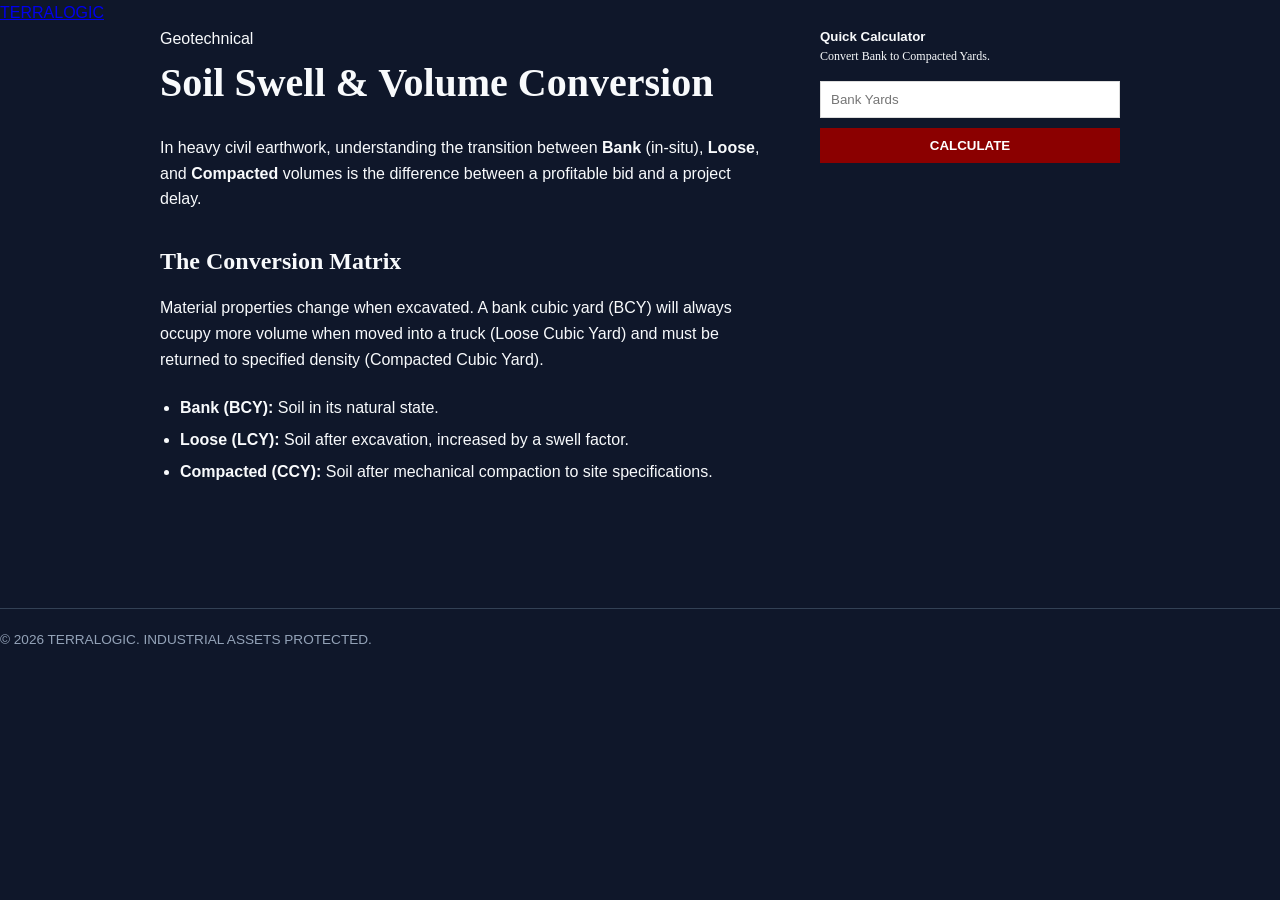
<file: articles/soil-swell-factors.html>
<!DOCTYPE html>
<html lang="en">
<head>
    <meta charset="UTF-8">
    <meta name="viewport" content="width=device-width, initial-scale=1.0">
    <title>Soil Swell & Volume Conversion | TerraLogic</title>
    <link rel="stylesheet" href="../css/style.css">
    <style>
        @media (min-width: 768px) {
            .article-layout { display: grid; grid-template-columns: 1fr 300px; gap: 60px; max-width: 1000px; margin: 0 auto; padding: 0 20px; }
        }
    </style>
</head>
<body>

    <header>
        <div class="logo"><a href="../index.html">TERRALOGIC</a></div>
    </header>

    <div class="article-layout">
        <main>
            <article>
                <div class="card-tag">Geotechnical</div>
                <h1 style="font-family: 'Georgia', serif; font-size: 40px; margin-bottom: 20px;">Soil Swell & Volume Conversion</h1>
                
                <p style="margin-bottom: 20px;">In heavy civil earthwork, understanding the transition between <strong>Bank</strong> (in-situ), <strong>Loose</strong>, and <strong>Compacted</strong> volumes is the difference between a profitable bid and a project delay.</p>

                <h2 style="font-family: 'Georgia', serif; margin: 30px 0 15px;">The Conversion Matrix</h2>
                <p>Material properties change when excavated. A bank cubic yard (BCY) will always occupy more volume when moved into a truck (Loose Cubic Yard) and must be returned to specified density (Compacted Cubic Yard).</p>
                
                <ul style="margin: 20px; line-height: 2;">
                    <li><strong>Bank (BCY):</strong> Soil in its natural state.</li>
                    <li><strong>Loose (LCY):</strong> Soil after excavation, increased by a swell factor.</li>
                    <li><strong>Compacted (CCY):</strong> Soil after mechanical compaction to site specifications.</li>
                </ul>
            </article>
        </main>

        <aside>
            <div class="ad-slot" style="margin-bottom: 20px; text-align: left;">
                <h5>Quick Calculator</h5>
                <p style="font-size: 12px; margin-bottom: 15px; font-family: 'Georgia', serif;">Convert Bank to Compacted Yards.</p>
                <input type="number" id="bankYards" placeholder="Bank Yards" style="width: 100%; padding: 10px; margin-bottom: 10px; border: 1px solid #ddd;">
                <button onclick="calculate()" style="width: 100%; padding: 10px; background: #8B0000; color: white; border: none; cursor: pointer; font-weight: 800;">CALCULATE</button>
                <p id="result" style="margin-top: 15px; font-weight: bold;"></p>
            </div>
        </aside>
    </div>

    <footer style="margin-top: 100px;">
        <p>&copy; 2026 TERRALOGIC. INDUSTRIAL ASSETS PROTECTED.</p>
    </footer>

    <script>
        function calculate() {
            const bank = document.getElementById('bankYards').value;
            const swellFactor = 1.25;
            const compacted = (bank / swellFactor).toFixed(2);
            document.getElementById('result').innerText = "Compacted: " + compacted + " Cubic Yards";
        }
    </script>
</body>
</html>
</file>
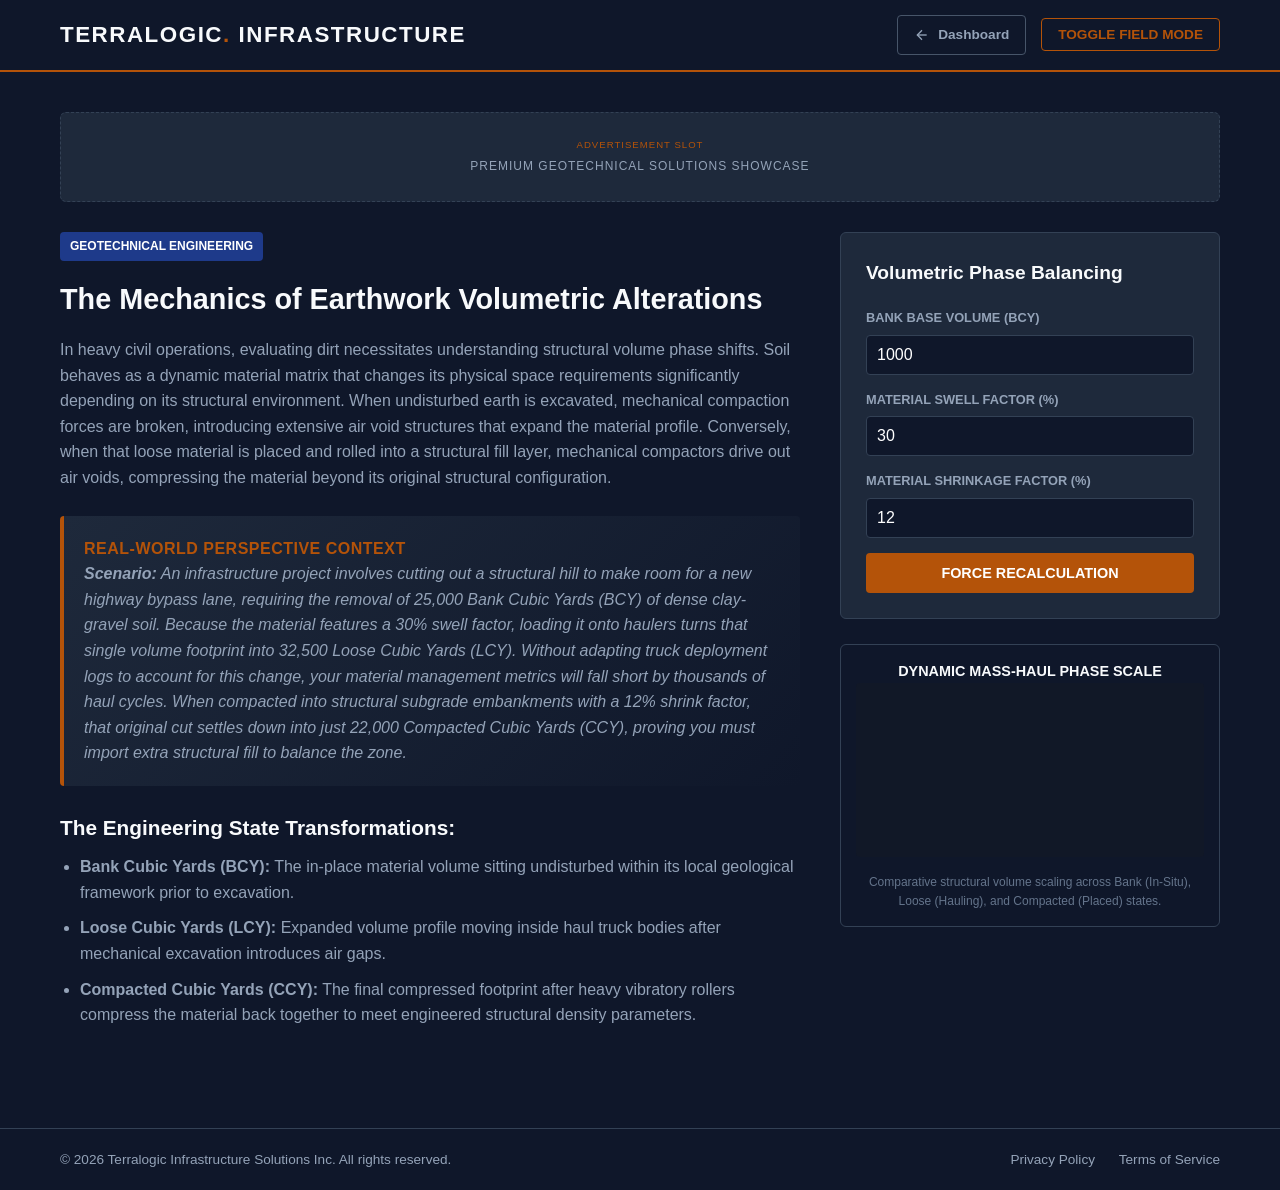
<file: articles/soil-swell.html>
<!DOCTYPE html>
<html lang="en">
<head>
    <meta charset="UTF-8">
    <meta name="viewport" content="width=device-width, initial-scale=1.0">
    <title>Soil Swell & Volumetric Earthwork Conversion Engine | Terralogic Infrastructure Solutions</title>
    <meta name="description" content="Calculate earthwork mass-haul balances across material transitions. Accurate conversion logic for Bank Cubic Yards, Loose Cubic Yards, and Compacted Cubic Yards.">
    <link rel="stylesheet" href="../css/style.css?v=1.0.1">
</head>
<body>

    <nav class="corp-navbar">
        <div class="corp-nav-container">
            <a href="../index.html" class="corp-brand">Terralogic<span>.</span> Infrastructure</a>
            <div class="nav-actions">
                <a href="../index.html" class="btn-back-home">
                    <svg width="16" height="16" viewBox="0 0 24 24" fill="none" stroke="currentColor" stroke-width="2"><line x1="19" y1="12" x2="5" y2="12"></line><polyline points="12 19 5 12 12 5"></polyline></svg>
                    Dashboard
                </a>
                <button class="field-mode-toggle" onclick="toggleFieldMode()">Toggle Field Mode</button>
            </div>
        </div>
    </nav>

    <div class="container">
        <div class="ad-space ad-container">
            <span class="ad-label">Advertisement Slot</span>
            <span>Premium Geotechnical Solutions Showcase</span>
        </div>

        <div class="article-layout">
            <div class="article-body">
                <div class="badge" style="background-color: var(--corp-blue);">Geotechnical Engineering</div>
                <h2>The Mechanics of Earthwork Volumetric Alterations</h2>
                <p>In heavy civil operations, evaluating dirt necessitates understanding structural volume phase shifts. Soil behaves as a dynamic material matrix that changes its physical space requirements significantly depending on its structural environment. When undisturbed earth is excavated, mechanical compaction forces are broken, introducing extensive air void structures that expand the material profile. Conversely, when that loose material is placed and rolled into a structural fill layer, mechanical compactors drive out air voids, compressing the material beyond its original structural configuration.</p>
                
                <div class="case-study-box">
                    <h4 style="color: var(--corp-gold); margin-top: 0; text-transform: uppercase; letter-spacing: 0.5px;">Real-World Perspective Context</h4>
                    <p style="margin-bottom: 0; font-style: italic;"><strong>Scenario:</strong> An infrastructure project involves cutting out a structural hill to make room for a new highway bypass lane, requiring the removal of 25,000 Bank Cubic Yards (BCY) of dense clay-gravel soil. Because the material features a 30% swell factor, loading it onto haulers turns that single volume footprint into 32,500 Loose Cubic Yards (LCY). Without adapting truck deployment logs to account for this change, your material management metrics will fall short by thousands of haul cycles. When compacted into structural subgrade embankments with a 12% shrink factor, that original cut settles down into just 22,000 Compacted Cubic Yards (CCY), proving you must import extra structural fill to balance the zone.</p>
                </div>

                <h3>The Engineering State Transformations:</h3>
                <ul>
                    <li><strong>Bank Cubic Yards (BCY):</strong> The in-place material volume sitting undisturbed within its local geological framework prior to excavation.</li>
                    <li><strong>Loose Cubic Yards (LCY):</strong> Expanded volume profile moving inside haul truck bodies after mechanical excavation introduces air gaps.</li>
                    <li><strong>Compacted Cubic Yards (CCY):</strong> The final compressed footprint after heavy vibratory rollers compress the material back together to meet engineered structural density parameters.</li>
                </ul>
            </div>

            <div>
                <div class="calc-box">
                    <h3>Volumetric Phase Balancing</h3>
                    <div class="calc-group">
                        <label>Bank Base Volume (BCY)</label>
                        <input type="number" id="bank-vol" value="1000" inputmode="numeric" oninput="calcSwell()">
                    </div>
                    <div class="calc-group">
                        <label>Material Swell Factor (%)</label>
                        <input type="number" id="swell-pct" value="30" inputmode="numeric" oninput="calcSwell()">
                    </div>
                    <div class="calc-group">
                        <label>Material Shrinkage Factor (%)</label>
                        <input type="number" id="shrink-pct" value="12" inputmode="numeric" oninput="calcSwell()">
                    </div>
                    <button class="calc-btn" onclick="calcSwell()">Force Recalculation</button>
                    <div id="output" class="calc-result" style="display:none;"></div>
                </div>

                <div class="chart-panel">
                    <h4 style="color: #f8fafc; margin-top: 0; font-size: 0.9rem; text-transform: uppercase;">Dynamic Mass-Haul Phase Scale</h4>
                    <canvas id="soilCanvas" width="400" height="200" style="background-color: #111827; border-radius: 4px; width: 100%;"></canvas>
                    <p style="font-size: 0.75rem; color: #64748b; margin-top: 8px; margin-bottom: 0;">Comparative structural volume scaling across Bank (In-Situ), Loose (Hauling), and Compacted (Placed) states.</p>
                </div>
            </div>
        </div>
    </div>

    <footer>
        <div class="footer-container">
            <p>&copy; 2026 Terralogic Infrastructure Solutions Inc. All rights reserved.</p>
            <div class="footer-links">
                <a href="../legal/privacy.html">Privacy Policy</a>
                <a href="../legal/terms.html">Terms of Service</a>
            </div>
        </div>
    </footer>

    <script src="../js/main.js?v=1.0.1"></script>
    <script>
        function calcSwell() {
            const bcy = parseFloat(document.getElementById('bank-vol').value);
            const swell = parseFloat(document.getElementById('swell-pct').value);
            const shrink = parseFloat(document.getElementById('shrink-pct').value);
            
            if(isNaN(bcy) || isNaN(swell) || isNaN(shrink)) return;

            const lcy = bcy * (1 + (swell / 100));
            const ccy = bcy * (1 - (shrink / 100));
            const lf = 1 / (1 + (swell / 100));

            const out = document.getElementById('output');
            out.style.display = "block";
            out.innerHTML = `
                <strong>Bank Volume (BCY):</strong> ${bcy.toFixed(0)} CY<br>
                <strong>Loose Volume (LCY):</strong> ${lcy.toFixed(0)} CY<br>
                <strong>Compacted Volume (CCY):</strong> ${ccy.toFixed(0)} CY<br>
                <strong>Calculated Load Factor:</strong> ${lf.toFixed(3)}<br>
                <div class="step-explanation">
                    <strong>Analytical Breakdown:</strong> Excavating ${bcy.toFixed(0)} yards breaks down natural soil compression, generating a ${swell}% expansion to yield ${lcy.toFixed(0)} yards of loose material to truck out. Subsequent structural compaction expels air pockets, generating a net shrinkage of ${shrink}% down to ${ccy.toFixed(0)} final structural cubic yards.
                </div>
            `;
            drawSoilChart(bcy, lcy, ccy);
        }

        function drawSoilChart(bcy, lcy, ccy) {
            const canvas = document.getElementById('soilCanvas');
            if(!canvas) return;
            const ctx = canvas.getContext('2d');
            ctx.clearRect(0, 0, canvas.width, canvas.height);
            
            const maxVal = Math.max(bcy, lcy, ccy) * 1.15;
            const padLeft = 60;
            const padBottom = 30;
            const chartHeight = canvas.height - padBottom - 20;
            const barWidth = 60;
            const gap = 40;

            const values = [bcy, lcy, ccy];
            const colors = ['#475569', '#b45309', '#1e3a8a'];
            const labels = ['Bank', 'Loose', 'Compacted'];

            for (let i = 0; i < 3; i++) {
                const h = (values[i] / maxVal) * chartHeight;
                const x = padLeft + i * (barWidth + gap);
                const y = canvas.height - padBottom - h;

                ctx.fillStyle = colors[i];
                ctx.fillRect(x, y, barWidth, h);
                
                ctx.strokeStyle = '#334155';
                ctx.lineWidth = 1;
                ctx.strokeRect(x, y, barWidth, h);

                ctx.fillStyle = '#f8fafc';
                ctx.font = 'bold 10px sans-serif';
                ctx.textAlign = 'center';
                ctx.fillText(values[i].toFixed(0), x + (barWidth / 2), y - 6);

                ctx.fillStyle = '#94a3b8';
                ctx.font = '10px sans-serif';
                ctx.fillText(labels[i], x + (barWidth / 2), canvas.height - padBottom + 15);
            }

            ctx.beginPath();
            ctx.moveTo(padLeft - 15, canvas.height - padBottom);
            ctx.lineTo(canvas.width - 20, canvas.height - padBottom);
            ctx.strokeStyle = '#475569';
            ctx.stroke();
        }
    </script>
</body>
</html>
</file>
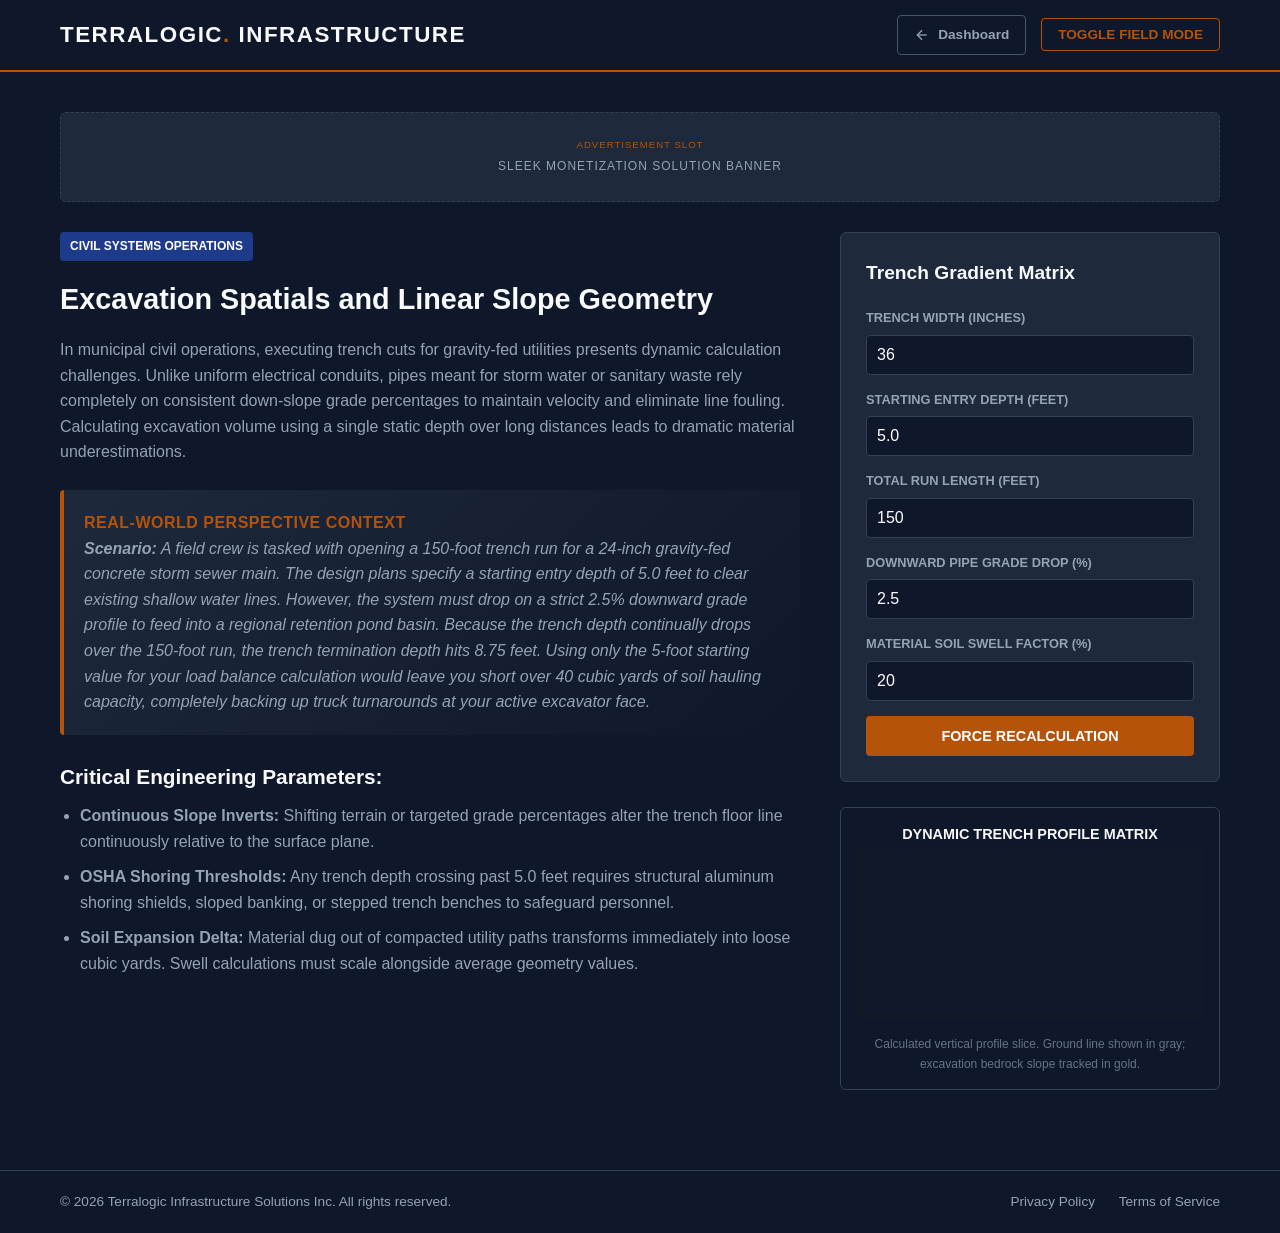
<file: articles/utilities.html>
<!DOCTYPE html>
<html lang="en">
<head>
    <meta charset="UTF-8">
    <meta name="viewport" content="width=device-width, initial-scale=1.0">
    <title>Utility Trench Excavation & Slope Grade Calculator | Terralogic Infrastructure Solutions</title>
    <meta name="description" content="Calculate utility trench excavation volumes across shifting elevation gradients. Advanced volumetric profiling for gravity storm mains, sanitary runs, and structural bedding yield tracking.">
    <link rel="stylesheet" href="../css/style.css?v=1.0.1">
</head>
<body>

    <nav class="corp-navbar">
        <div class="corp-nav-container">
            <a href="../index.html" class="corp-brand">Terralogic<span>.</span> Infrastructure</a>
            <div class="nav-actions">
                <a href="../index.html" class="btn-back-home">
                    <svg width="16" height="16" viewBox="0 0 24 24" fill="none" stroke="currentColor" stroke-width="2"><line x1="19" y1="12" x2="5" y2="12"></line><polyline points="12 19 5 12 12 5"></polyline></svg>
                    Dashboard
                </a>
                <button class="field-mode-toggle" onclick="toggleFieldMode()">Toggle Field Mode</button>
            </div>
        </div>
    </nav>

    <div class="container">
        <div class="ad-container">
            <span class="ad-label">Advertisement Slot</span>
            <span>Sleek Monetization Solution Banner</span>
        </div>

        <div class="article-layout">
            <div class="article-body">
                <div class="badge" style="background-color: var(--corp-blue);">Civil Systems Operations</div>
                <h2>Excavation Spatials and Linear Slope Geometry</h2>
                <p>In municipal civil operations, executing trench cuts for gravity-fed utilities presents dynamic calculation challenges. Unlike uniform electrical conduits, pipes meant for storm water or sanitary waste rely completely on consistent down-slope grade percentages to maintain velocity and eliminate line fouling. Calculating excavation volume using a single static depth over long distances leads to dramatic material underestimations.</p>
                
                <div class="case-study-box">
                    <h4 style="color: var(--corp-gold); margin-top: 0; text-transform: uppercase; letter-spacing: 0.5px;">Real-World Perspective Context</h4>
                    <p style="margin-bottom: 0; font-style: italic;"><strong>Scenario:</strong> A field crew is tasked with opening a 150-foot trench run for a 24-inch gravity-fed concrete storm sewer main. The design plans specify a starting entry depth of 5.0 feet to clear existing shallow water lines. However, the system must drop on a strict 2.5% downward grade profile to feed into a regional retention pond basin. Because the trench depth continually drops over the 150-foot run, the trench termination depth hits 8.75 feet. Using only the 5-foot starting value for your load balance calculation would leave you short over 40 cubic yards of soil hauling capacity, completely backing up truck turnarounds at your active excavator face.</p>
                </div>

                <h3>Critical Engineering Parameters:</h3>
                <ul>
                    <li><strong>Continuous Slope Inverts:</strong> Shifting terrain or targeted grade percentages alter the trench floor line continuously relative to the surface plane.</li>
                    <li><strong>OSHA Shoring Thresholds:</strong> Any trench depth crossing past 5.0 feet requires structural aluminum shoring shields, sloped banking, or stepped trench benches to safeguard personnel.</li>
                    <li><strong>Soil Expansion Delta:</strong> Material dug out of compacted utility paths transforms immediately into loose cubic yards. Swell calculations must scale alongside average geometry values.</li>
                </ul>
            </div>

            <div>
                <div class="calc-box">
                    <h3>Trench Gradient Matrix</h3>
                    <div class="calc-group">
                        <label>Trench Width (Inches)</label>
                        <input type="number" id="t-width" value="36" inputmode="numeric" oninput="calcTrench()">
                    </div>
                    <div class="calc-group">
                        <label>Starting Entry Depth (Feet)</label>
                        <input type="number" id="t-depth" value="5.0" step="0.1" inputmode="decimal" oninput="calcTrench()">
                    </div>
                    <div class="calc-group">
                        <label>Total Run Length (Feet)</label>
                        <input type="number" id="t-length" value="150" inputmode="numeric" oninput="calcTrench()">
                    </div>
                    <div class="calc-group">
                        <label>Downward Pipe Grade Drop (%)</label>
                        <input type="number" id="t-grade" value="2.5" step="0.1" inputmode="decimal" oninput="calcTrench()">
                    </div>
                    <div class="calc-group">
                        <label>Material Soil Swell Factor (%)</label>
                        <input type="number" id="t-swell" value="20" inputmode="numeric" oninput="calcTrench()">
                    </div>
                    <button class="calc-btn" onclick="calcTrench()">Force Recalculation</button>
                    <div id="output" class="calc-result" style="display:none;"></div>
                </div>

                <div class="chart-panel">
                    <h4 style="color: #f8fafc; margin-top: 0; font-size: 0.9rem; text-transform: uppercase;">Dynamic Trench Profile Matrix</h4>
                    <canvas id="trenchCanvas" width="400" height="200" style="background-color: #111827; border-radius: 4px; width: 100%;"></canvas>
                    <p style="font-size: 0.75rem; color: #64748b; margin-top: 8px; margin-bottom: 0;">Calculated vertical profile slice. Ground line shown in gray; excavation bedrock slope tracked in gold.</p>
                </div>
            </div>
        </div>
    </div>

    <footer>
        <div class="footer-container">
            <p>&copy; 2026 Terralogic Infrastructure Solutions Inc. All rights reserved.</p>
            <div class="footer-links">
                <a href="../legal/privacy.html">Privacy Policy</a>
                <a href="../legal/terms.html">Terms of Service</a>
            </div>
        </div>
    </footer>

    <script src="../js/main.js?v=1.0.1"></script>
    <script>
        function calcTrench() {
            const widthInches = parseFloat(document.getElementById('t-width').value);
            const startDepth = parseFloat(document.getElementById('t-depth').value);
            const length = parseFloat(document.getElementById('t-length').value);
            const grade = parseFloat(document.getElementById('t-grade').value);
            const swell = parseFloat(document.getElementById('t-swell').value);

            if(isNaN(widthInches) || isNaN(startDepth) || isNaN(length) || isNaN(grade) || isNaN(swell)) return;

            const totalDrop = length * (grade / 100);
            const endDepth = startDepth + totalDrop;
            const averageDepth = (startDepth + endDepth) / 2;
            const widthFeet = widthInches / 12;
            const bankCubicYards = (widthFeet * averageDepth * length) / 27;
            const looseCubicYards = bankCubicYards * (1 + (swell / 100));
            const oshaShoringRequired = endDepth > 5.0;

            const out = document.getElementById('output');
            out.style.display = "block";
            out.innerHTML = `
                <strong>Trench Width:</strong> ${widthFeet.toFixed(2)} Ft<br>
                <strong>Calculated Termination Depth:</strong> ${endDepth.toFixed(2)} Ft<br>
                <strong>Calculated System Average Depth:</strong> ${averageDepth.toFixed(2)} Ft<br>
                <strong>In-Place Volumetrics (BCY):</strong> ${bankCubicYards.toFixed(1)} CY<br>
                <strong>Truck Haul Load Target (LCY):</strong> ${looseCubicYards.toFixed(1)} CY (${swell}% Swell)<br>
                <strong>Safety Verification Status:</strong> 
                <span style="color:${oshaShoringRequired ? '#f59e0b' : '#10b981'}; font-weight:bold;">
                    ${oshaShoringRequired ? 'SHORING MANDATORY (Exceeds 5ft)' : 'COMPLIANT CUT PROFILE'}
                </span>
                <div class="step-explanation">
                    <strong>Analytical Breakdown:</strong> Because your gravity line runs at a ${grade}% downward grade, the trench depth increases by ${totalDrop.toFixed(2)} feet over the course of the ${length}-foot run. The calculator integrates the cross-sectional variation to derive a true average depth of ${averageDepth.toFixed(2)} feet, converting raw dimensions into precise bank volumes before scaling by your ${swell}% soil expansion load factor.
                </div>
            `;
            drawTrenchProfile(startDepth, endDepth, length, grade);
        }

        function drawTrenchProfile(start, end, len, grade) {
            const canvas = document.getElementById('trenchCanvas');
            if(!canvas) return;
            const ctx = canvas.getContext('2d');
            ctx.clearRect(0, 0, canvas.width, canvas.height);
            
            const padLeft = 50;
            const padRight = 50;
            const drawWidth = canvas.width - (padLeft + padRight);
            
            ctx.beginPath();
            ctx.moveTo(padLeft, 40);
            ctx.lineTo(padLeft + drawWidth, 40);
            ctx.strokeStyle = '#64748b';
            ctx.lineWidth = 3;
            ctx.stroke();
            
            const maxDepthTracked = Math.max(end, 10.0);
            const scaleY = 110 / maxDepthTracked; 
            const startY = 40 + (start * scaleY);
            const endY = 40 + (end * scaleY);
            
            ctx.beginPath();
            ctx.moveTo(padLeft, 40);
            ctx.lineTo(padLeft, startY);
            ctx.lineTo(padLeft + drawWidth, endY);
            ctx.lineTo(padLeft + drawWidth, 40);
            ctx.closePath();
            ctx.fillStyle = 'rgba(180, 83, 9, 0.15)';
            ctx.fill();
            
            ctx.beginPath();
            ctx.moveTo(padLeft, startY);
            ctx.lineTo(padLeft + drawWidth, endY);
            ctx.strokeStyle = '#b45309';
            ctx.lineWidth = 4;
            ctx.stroke();
            
            ctx.fillStyle = '#ef4444';
            ctx.beginPath();
            ctx.arc(padLeft, startY, 4, 0, 2 * Math.PI);
            ctx.arc(padLeft + drawWidth, endY, 4, 0, 2 * Math.PI);
            ctx.fill();
            
            ctx.fillStyle = '#f8fafc';
            ctx.font = 'bold 10px sans-serif';
            ctx.fillText(`Invert Start: ${start.toFixed(1)}'`, padLeft - 45, startY + 3);
            ctx.fillText(`Invert End: ${end.toFixed(1)}'`, padLeft + drawWidth + 8, endY + 3);
            
            ctx.fillStyle = '#94a3b8';
            ctx.font = '9px sans-serif';
            ctx.fillText(`Ground Plane`, canvas.width / 2 - 25, 25);
            ctx.fillStyle = '#b45309';
            ctx.fillText(`Flow Line Gradient (${grade}%)`, canvas.width / 2 - 50, ((startY + endY) / 2) + 18);
            ctx.fillText(`Run Length: ${len} ft`, canvas.width / 2 - 40, 55);
        }
    </script>
</body>
</html>
</file>
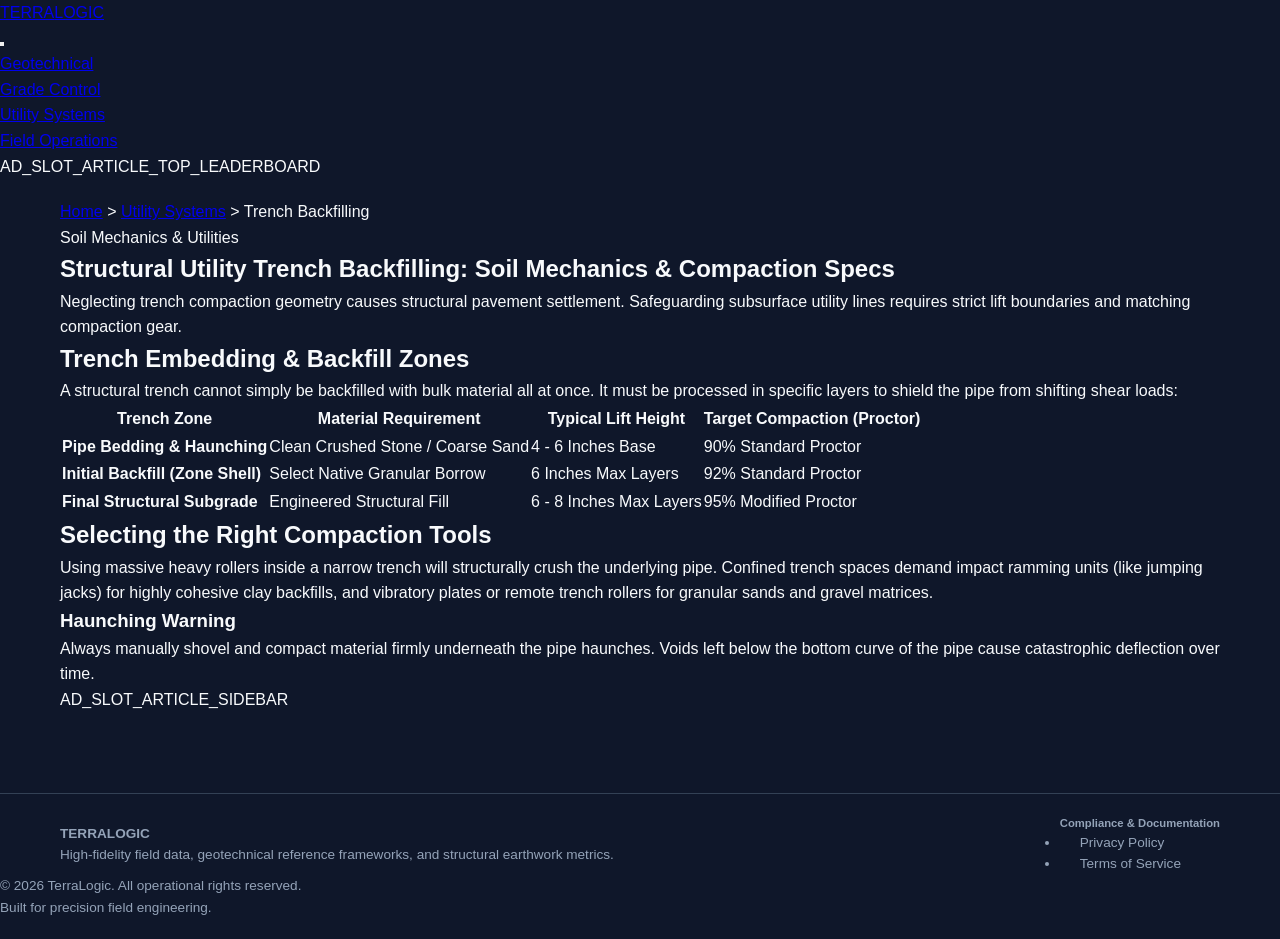
<file: articles/utility-trench-backfilling.html>
<!DOCTYPE html>
<html lang="en">
<head>
    <meta charset="UTF-8">
    <meta name="viewport" content="width=device-width, initial-scale=1.0">
    <title>Structural Utility Trench Backfilling | TerraLogic</title>
    <link rel="stylesheet" href="https://fonts.googleapis.com/css2?family=Montserrat:wght@300;400;500;600;700;800&display=swap">
    <link rel="stylesheet" href="../css/style.css">
</head>
<body>

    <header>
        <div class="logo"><a href="../index.html">TERRA<span>LOGIC</span></a></div>
    </header>
    
    <nav>
        <button class="menu-toggle" aria-label="Toggle navigation">
            <span class="bar"></span>
            <span class="bar"></span>
            <span class="bar"></span>
        </button>
        <ul class="nav-links">
            <li><a href="../index.html#geotechnical">Geotechnical</a></li>
            <li><a href="../index.html#grade-control">Grade Control</a></li>
            <li><a href="../index.html#utilities">Utility Systems</a></li>
            <li><a href="../index.html#logistics">Field Operations</a></li>
        </ul>
    </nav>

    <div class="nav-accent-line"></div>

    <div class="ad-leaderboard">AD_SLOT_ARTICLE_TOP_LEADERBOARD</div>

    <div class="container">
        <main>
            <div class="breadcrumbs">
                <a href="../index.html">Home</a> &gt; <a href="../index.html#utilities">Utility Systems</a> &gt; Trench Backfilling
            </div>
            
            <article>
                <div class="article-meta">Soil Mechanics &amp; Utilities</div>
                <h1>Structural Utility Trench Backfilling: Soil Mechanics &amp; Compaction Specs</h1>
                <p class="lead-text">Neglecting trench compaction geometry causes structural pavement settlement. Safeguarding subsurface utility lines requires strict lift boundaries and matching compaction gear.</p>

                <h2>Trench Embedding &amp; Backfill Zones</h2>
                <p>A structural trench cannot simply be backfilled with bulk material all at once. It must be processed in specific layers to shield the pipe from shifting shear loads:</p>

                <table>
                    <thead>
                        <tr>
                            <th>Trench Zone</th>
                            <th>Material Requirement</th>
                            <th>Typical Lift Height</th>
                            <th>Target Compaction (Proctor)</th>
                        </tr>
                    </thead>
                    <tbody>
                        <tr>
                            <td><strong>Pipe Bedding &amp; Haunching</strong></td>
                            <td>Clean Crushed Stone / Coarse Sand</td>
                            <td>4 - 6 Inches Base</td>
                            <td>90% Standard Proctor</td>
                        </tr>
                        <tr>
                            <td><strong>Initial Backfill (Zone Shell)</strong></td>
                            <td>Select Native Granular Borrow</td>
                            <td>6 Inches Max Layers</td>
                            <td>92% Standard Proctor</td>
                        </tr>
                        <tr>
                            <td><strong>Final Structural Subgrade</strong></td>
                            <td>Engineered Structural Fill</td>
                            <td>6 - 8 Inches Max Layers</td>
                            <td>95% Modified Proctor</td>
                        </tr>
                    </tbody>
                </table>

                <h2>Selecting the Right Compaction Tools</h2>
                <p>Using massive heavy rollers inside a narrow trench will structurally crush the underlying pipe. Confined trench spaces demand impact ramming units (like jumping jacks) for highly cohesive clay backfills, and vibratory plates or remote trench rollers for granular sands and gravel matrices.</p>
            </article>
        </main>

        <aside>
            <div class="sidebar-box">
                <h3>Haunching Warning</h3>
                <p>Always manually shovel and compact material firmly underneath the pipe haunches. Voids left below the bottom curve of the pipe cause catastrophic deflection over time.</p>
            </div>
            <div class="ad-sidebar">AD_SLOT_ARTICLE_SIDEBAR</div>
        </aside>
    </div>

    <footer>
        <div class="footer-container">
            <div class="footer-brand">
                <h4>TERRA<span>LOGIC</span></h4>
                <p>High-fidelity field data, geotechnical reference frameworks, and structural earthwork metrics.</p>
            </div>
            <div class="footer-links">
                <h5>Compliance & Documentation</h5>
                <ul>
                    <li><a href="../legal/privacy-policy.html">Privacy Policy</a></li>
                    <li><a href="../legal/terms.html">Terms of Service</a></li>
                </ul>
            </div>
        </div>
        <div class="footer-bottom">
            <div>&copy; 2026 TerraLogic. All operational rights reserved.</div>
            <div>Built for precision field engineering.</div>
        </div>
    </footer>

    <script>
        const menuToggle = document.querySelector('.menu-toggle');
        const navLinks = document.querySelector('.nav-links');

        menuToggle.addEventListener('click', () => {
            navLinks.classList.toggle('mobile-active');
        });
    </script>

</body>
</html>
</file>
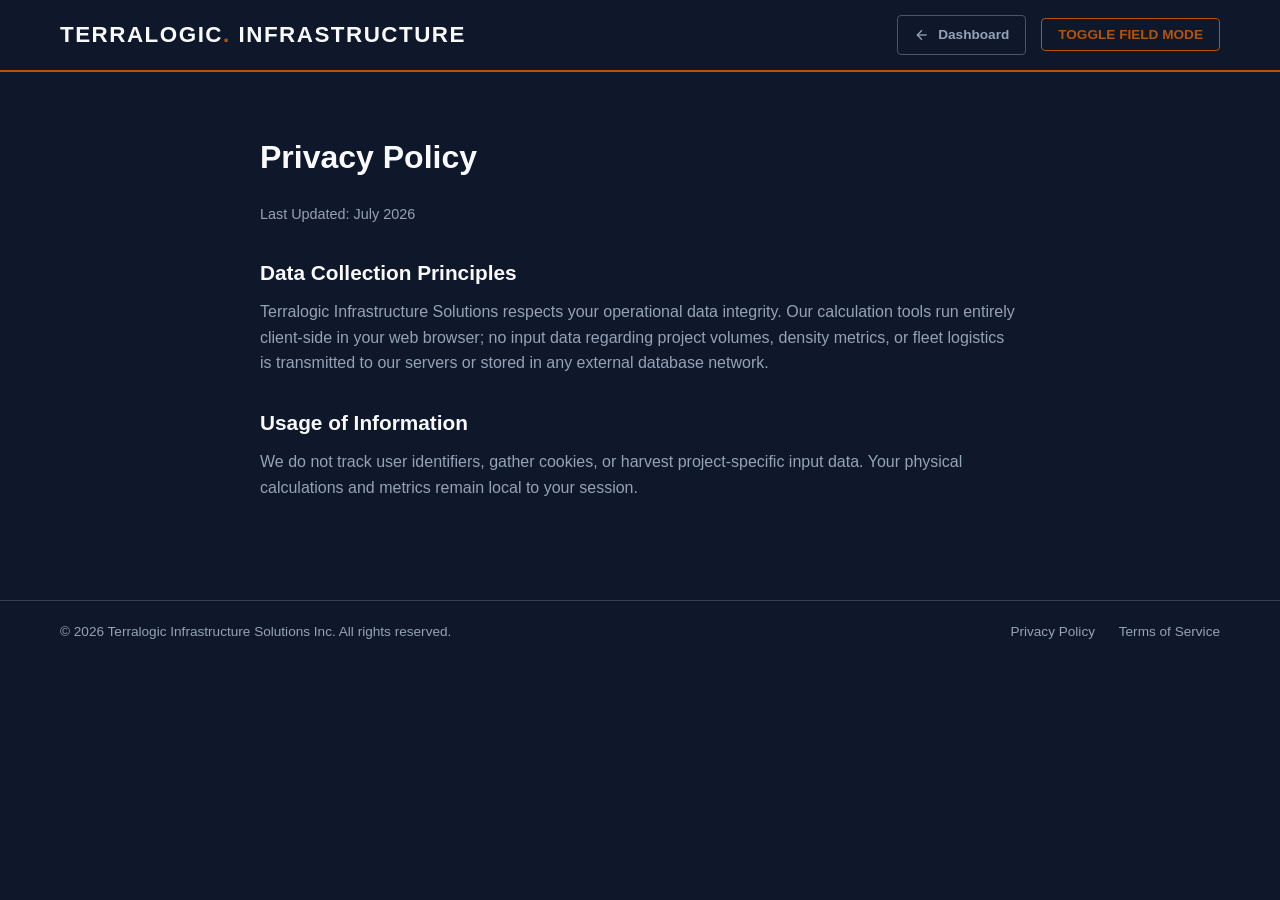
<file: legal/privacy.html>
<!DOCTYPE html>
<html lang="en">
<head>
    <meta charset="UTF-8">
    <meta name="viewport" content="width=device-width, initial-scale=1.0">
    <title>Privacy Policy | Terralogic Infrastructure Solutions</title>
    <link rel="stylesheet" href="../css/style.css?v=1.0.1">
</head>
<body>

    <nav class="corp-navbar">
        <div class="corp-nav-container">
            <a href="../index.html" class="corp-brand">Terralogic<span>.</span> Infrastructure</a>
            <div class="nav-actions">
                <a href="../index.html" class="btn-back-home">
                    <svg width="16" height="16" viewBox="0 0 24 24" fill="none" stroke="currentColor" stroke-width="2"><line x1="19" y1="12" x2="5" y2="12"></line><polyline points="12 19 5 12 12 5"></polyline></svg>
                    Dashboard
                </a>
                <button class="field-mode-toggle" onclick="toggleFieldMode()">Toggle Field Mode</button>
            </div>
        </div>
    </nav>

    <div class="container" style="max-width: 800px; margin: 40px auto; padding: 20px;">
        <h1 style="color: #f8fafc; margin-bottom: 20px;">Privacy Policy</h1>
        <p style="color: var(--text-muted); font-size: 0.9rem; margin-bottom: 20px;">Last Updated: July 2026</p>
        
        <h2 style="color: #f8fafc; margin-top: 30px; margin-bottom: 10px; font-size: 1.3rem;">Data Collection Principles</h2>
        <p style="color: var(--text-muted); margin-bottom: 20px;">Terralogic Infrastructure Solutions respects your operational data integrity. Our calculation tools run entirely client-side in your web browser; no input data regarding project volumes, density metrics, or fleet logistics is transmitted to our servers or stored in any external database network.</p>

        <h2 style="color: #f8fafc; margin-top: 30px; margin-bottom: 10px; font-size: 1.3rem;">Usage of Information</h2>
        <p style="color: var(--text-muted); margin-bottom: 20px;">We do not track user identifiers, gather cookies, or harvest project-specific input data. Your physical calculations and metrics remain local to your session.</p>
    </div>

    <footer>
        <div class="footer-container">
            <p>&copy; 2026 Terralogic Infrastructure Solutions Inc. All rights reserved.</p>
            <div class="footer-links">
                <a href="privacy.html">Privacy Policy</a>
                <a href="terms.html">Terms of Service</a>
            </div>
        </div>
    </footer>

    <script src="../js/main.js?v=1.0.1"></script>
</body>
</html>
</file>
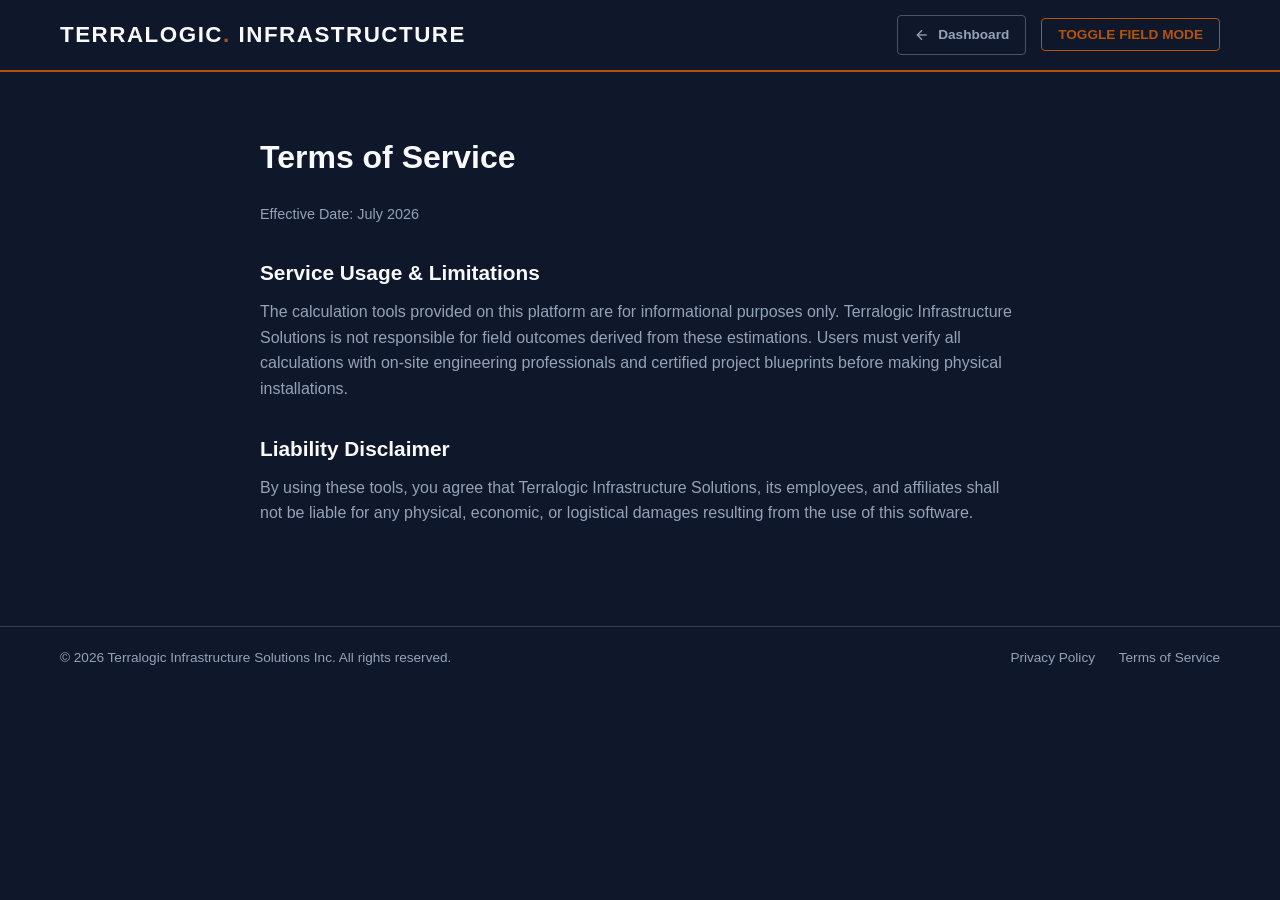
<file: legal/terms.html>
<!DOCTYPE html>
<html lang="en">
<head>
    <meta charset="UTF-8">
    <meta name="viewport" content="width=device-width, initial-scale=1.0">
    <title>Terms of Service | Terralogic Infrastructure Solutions</title>
    <link rel="stylesheet" href="../css/style.css?v=1.0.1">
</head>
<body>

    <nav class="corp-navbar">
        <div class="corp-nav-container">
            <a href="../index.html" class="corp-brand">Terralogic<span>.</span> Infrastructure</a>
            <div class="nav-actions">
                <a href="../index.html" class="btn-back-home">
                    <svg width="16" height="16" viewBox="0 0 24 24" fill="none" stroke="currentColor" stroke-width="2"><line x1="19" y1="12" x2="5" y2="12"></line><polyline points="12 19 5 12 12 5"></polyline></svg>
                    Dashboard
                </a>
                <button class="field-mode-toggle" onclick="toggleFieldMode()">Toggle Field Mode</button>
            </div>
        </div>
    </nav>

    <div class="container" style="max-width: 800px; margin: 40px auto; padding: 20px;">
        <h1 style="color: #f8fafc; margin-bottom: 20px;">Terms of Service</h1>
        <p style="color: var(--text-muted); font-size: 0.9rem; margin-bottom: 20px;">Effective Date: July 2026</p>

        <h2 style="color: #f8fafc; margin-top: 30px; margin-bottom: 10px; font-size: 1.3rem;">Service Usage & Limitations</h2>
        <p style="color: var(--text-muted); margin-bottom: 20px;">The calculation tools provided on this platform are for informational purposes only. Terralogic Infrastructure Solutions is not responsible for field outcomes derived from these estimations. Users must verify all calculations with on-site engineering professionals and certified project blueprints before making physical installations.</p>

        <h2 style="color: #f8fafc; margin-top: 30px; margin-bottom: 10px; font-size: 1.3rem;">Liability Disclaimer</h2>
        <p style="color: var(--text-muted); margin-bottom: 20px;">By using these tools, you agree that Terralogic Infrastructure Solutions, its employees, and affiliates shall not be liable for any physical, economic, or logistical damages resulting from the use of this software.</p>
    </div>

    <footer>
        <div class="footer-container">
            <p>&copy; 2026 Terralogic Infrastructure Solutions Inc. All rights reserved.</p>
            <div class="footer-links">
                <a href="privacy.html">Privacy Policy</a>
                <a href="terms.html">Terms of Service</a>
            </div>
        </div>
    </footer>

    <script src="../js/main.js?v=1.0.1"></script>
</body>
</html>
</file>
<file: css/style.css>
/* Terralogic Infrastructure Solutions - Global Stylesheet */
:root {
    --corp-blue: #1e3a8a;
    --corp-gold: #b45309;
    --bg-dark: #0f172a;
    --panel-dark: #1e293b;
    --text-main: #f8fafc;
    --text-muted: #94a3b8;
    --border-light: #334155;
    --white: #ffffff;
}

* {
    box-sizing: border-box;
    margin: 0;
    padding: 0;
    font-family: 'Segoe UI', -apple-system, BlinkMacSystemFont, Roboto, sans-serif;
}

body {
    background-color: var(--bg-dark);
    color: var(--text-main);
    transition: background-color 0.15s, color 0.15s;
    line-height: 1.6;
}

.container {
    width: 100%;
    max-width: 1200px;
    margin: 0 auto;
    padding: 20px;
}

/* Corporate Navigation */
.corp-navbar {
    background-color: #0f172a;
    border-bottom: 2px solid var(--corp-gold);
    padding: 15px 0;
    position: sticky;
    top: 0;
    z-index: 1000;
}

.corp-nav-container {
    display: flex;
    justify-content: space-between;
    align-items: center;
    max-width: 1200px;
    margin: 0 auto;
    padding: 0 20px;
}

.corp-brand {
    font-weight: 800;
    text-transform: uppercase;
    letter-spacing: 1.5px;
    color: #f8fafc;
    text-decoration: none;
    font-size: 1.4rem;
}

.corp-brand span {
    color: var(--corp-gold);
}

.nav-actions {
    display: flex;
    align-items: center;
    gap: 15px;
}

.btn-back-home {
    background: transparent;
    border: 1px solid #475569;
    color: #94a3b8;
    padding: 8px 16px;
    border-radius: 4px;
    text-decoration: none;
    font-size: 0.85rem;
    font-weight: 600;
    transition: all 0.2s ease;
    display: inline-flex;
    align-items: center;
    gap: 8px;
}

.btn-back-home:hover {
    border-color: var(--corp-gold);
    color: #ffffff;
    background-color: rgba(180, 83, 9, 0.1);
}

/* Field Mode Toggle */
.field-mode-toggle {
    background: transparent;
    border: 1px solid var(--corp-gold);
    color: var(--corp-gold);
    padding: 8px 16px;
    border-radius: 4px;
    cursor: pointer;
    font-size: 0.85rem;
    font-weight: 600;
    text-transform: uppercase;
    transition: all 0.2s ease;
}

.field-mode-toggle:hover {
    background: var(--corp-gold);
    color: white;
}

/* High-Contrast Field Mode (Optimized for Outdoor Sunlight) */
body.field-mode {
    --bg-dark: #000000;
    --panel-dark: #000000;
    --text-main: #ffffff;
    --text-muted: #fefefe;
    --border-light: #ffffff;
    --corp-blue: #0022ff;
    --corp-gold: #ffaa00;
}

body.field-mode .corp-navbar {
    background-color: #000000;
    border-bottom: 3px solid #ffaa00;
}

body.field-mode .tool-card, 
body.field-mode .calc-box, 
body.field-mode .chart-panel,
body.field-mode .case-study-box,
body.field-mode .ad-container {
    background-color: #000000 !important;
    background: #000000 !important;
    border: 2px solid #ffffff !important;
}

body.field-mode .calc-group input,
body.field-mode .calc-group select {
    background-color: #000000 !important;
    border: 2px solid #ffffff !important;
    color: #ffffff !important;
    font-weight: bold;
}

body.field-mode .btn-launch, 
body.field-mode .calc-btn {
    background-color: #ffaa00 !important;
    color: #000000 !important;
    font-weight: 900 !important;
    border: 2px solid #ffffff !important;
}

body.field-mode footer {
    background-color: #000000 !important;
    border-top: 2px solid #ffffff !important;
}

/* Ad Monetization Container */
.ad-container {
    background-color: #1e293b;
    border: 1px dashed var(--border-light);
    border-radius: 6px;
    padding: 15px;
    text-align: center;
    color: var(--text-muted);
    font-size: 0.75rem;
    text-transform: uppercase;
    letter-spacing: 1px;
    margin: 20px 0;
    min-height: 90px;
    display: flex;
    flex-direction: column;
    align-items: center;
    justify-content: center;
}

.ad-label {
    font-size: 0.6rem;
    color: var(--corp-gold);
    margin-bottom: 5px;
}

/* Dashboard Landing Layout */
.dashboard-header {
    background: linear-gradient(135deg, #1e293b 0%, #0f172a 100%);
    border-left: 4px solid var(--corp-gold);
    padding: 35px;
    border-radius: 6px;
    margin: 30px 0;
}

.dashboard-grid {
    display: grid;
    grid-template-columns: repeat(auto-fit, minmax(320px, 1fr));
    gap: 25px;
    margin-bottom: 40px;
}

.tool-card {
    background-color: #0f172a;
    border: 1px solid var(--border-light);
    border-radius: 6px;
    padding: 25px;
    display: flex;
    flex-direction: column;
    justify-content: space-between;
    transition: transform 0.2s ease, border-color 0.2s ease;
}

.tool-card:hover {
    transform: translateY(-2px);
    border-color: var(--corp-gold);
}

.tool-card h3 {
    margin-top: 0;
    color: #f8fafc;
    font-size: 1.25rem;
    margin-bottom: 10px;
}

.tool-card p {
    color: var(--text-muted);
    font-size: 0.9rem;
    line-height: 1.5;
    margin-bottom: 20px;
}

.btn-launch {
    background-color: var(--corp-blue);
    color: #ffffff;
    padding: 10px 18px;
    border-radius: 4px;
    text-decoration: none;
    font-size: 0.85rem;
    font-weight: 700;
    text-transform: uppercase;
    text-align: center;
    transition: background-color 0.2s ease;
}

.btn-launch:hover {
    background-color: #1d4ed8;
}

/* Article Layout System */
.article-layout {
    display: grid;
    grid-template-columns: 1fr 380px;
    gap: 40px;
    margin-top: 30px;
}

.article-body h2 {
    color: var(--text-main);
    font-size: 1.8rem;
    margin-bottom: 15px;
}

.article-body p {
    color: var(--text-muted);
    font-size: 1rem;
    margin-bottom: 20px;
}

.article-body h3 {
    color: var(--text-main);
    font-size: 1.3rem;
    margin: 25px 0 10px 0;
}

.article-body ul {
    margin-bottom: 20px;
    padding-left: 20px;
    color: var(--text-muted);
}

.article-body li {
    margin-bottom: 10px;
}

.badge {
    background-color: var(--corp-blue);
    color: white;
    padding: 5px 10px;
    border-radius: 4px;
    font-size: 0.75rem;
    font-weight: bold;
    display: inline-block;
    margin-bottom: 15px;
    text-transform: uppercase;
}

.case-study-box {
    background: linear-gradient(135deg, #1e293b 0%, #0f172a 100%);
    border-left: 4px solid var(--corp-gold);
    padding: 20px;
    border-radius: 4px;
    margin: 25px 0;
}

/* Interactive Calculators & Positioning Context */
.article-layout > div {
    position: relative;
    z-index: 1;
}

.calc-box {
    background-color: var(--panel-dark);
    border: 1px solid var(--border-light);
    border-radius: 6px;
    padding: 25px;
    margin-bottom: 25px;
    position: relative;
    z-index: 2;
}

.calc-box h3 {
    font-size: 1.2rem;
    margin-bottom: 20px;
    color: var(--text-main);
}

.calc-group {
    margin-bottom: 15px;
}

.calc-group label {
    display: block;
    font-size: 0.8rem;
    color: var(--text-muted);
    margin-bottom: 6px;
    text-transform: uppercase;
    font-weight: 600;
}

.calc-group input,
.calc-group select {
    width: 100%;
    padding: 10px;
    background: var(--bg-dark);
    border: 1px solid var(--border-light);
    color: white;
    border-radius: 4px;
    font-size: 1rem;
}

.calc-btn {
    width: 100%;
    background-color: var(--corp-gold);
    color: white;
    border: none;
    padding: 12px;
    border-radius: 4px;
    font-weight: bold;
    cursor: pointer;
    font-size: 0.9rem;
    text-transform: uppercase;
    transition: background-color 0.2s ease;
}

.calc-btn:hover {
    background-color: #92400e;
}

.calc-result {
    margin-top: 20px;
    padding: 15px;
    background: rgba(0,0,0,0.25);
    border-left: 3px solid var(--corp-gold);
    font-size: 0.9rem;
    line-height: 1.5;
}

.step-explanation {
    margin-top: 12px;
    font-size: 0.8rem;
    color: var(--text-muted);
    border-top: 1px solid var(--border-light);
    padding-top: 8px;
    font-style: italic;
}

/* Chart Canvas Area */
.chart-panel {
    background-color: #0f172a;
    border: 1px solid var(--border-light);
    border-radius: 6px;
    padding: 15px;
    text-align: center;
    position: relative;
    z-index: 2;
}

/* Footer layout standard */
footer {
    background-color: #0f172a;
    color: var(--text-muted);
    padding: 20px 0;
    font-size: 0.85rem;
    border-top: 1px solid var(--border-light);
    margin-top: 60px;
}

.footer-container {
    max-width: 1200px;
    margin: 0 auto;
    padding: 0 20px;
    display: flex;
    justify-content: space-between;
    align-items: center;
    flex-wrap: wrap;
    gap: 10px;
}

.footer-links a {
    color: var(--text-muted);
    text-decoration: none;
    margin-left: 20px;
}

.footer-links a:hover {
    text-decoration: underline;
    color: #ffffff;
}

/* Responsive Overrides */
@media (max-width: 900px) {
    .article-layout {
        grid-template-columns: 1fr;
    }
}

@media (max-width: 600px) {
    .corp-nav-container,
    .footer-container {
        flex-direction: column;
        text-align: center;
        gap: 15px;
    }
    .footer-links a {
        margin: 0 10px;
    }
}
</file>
